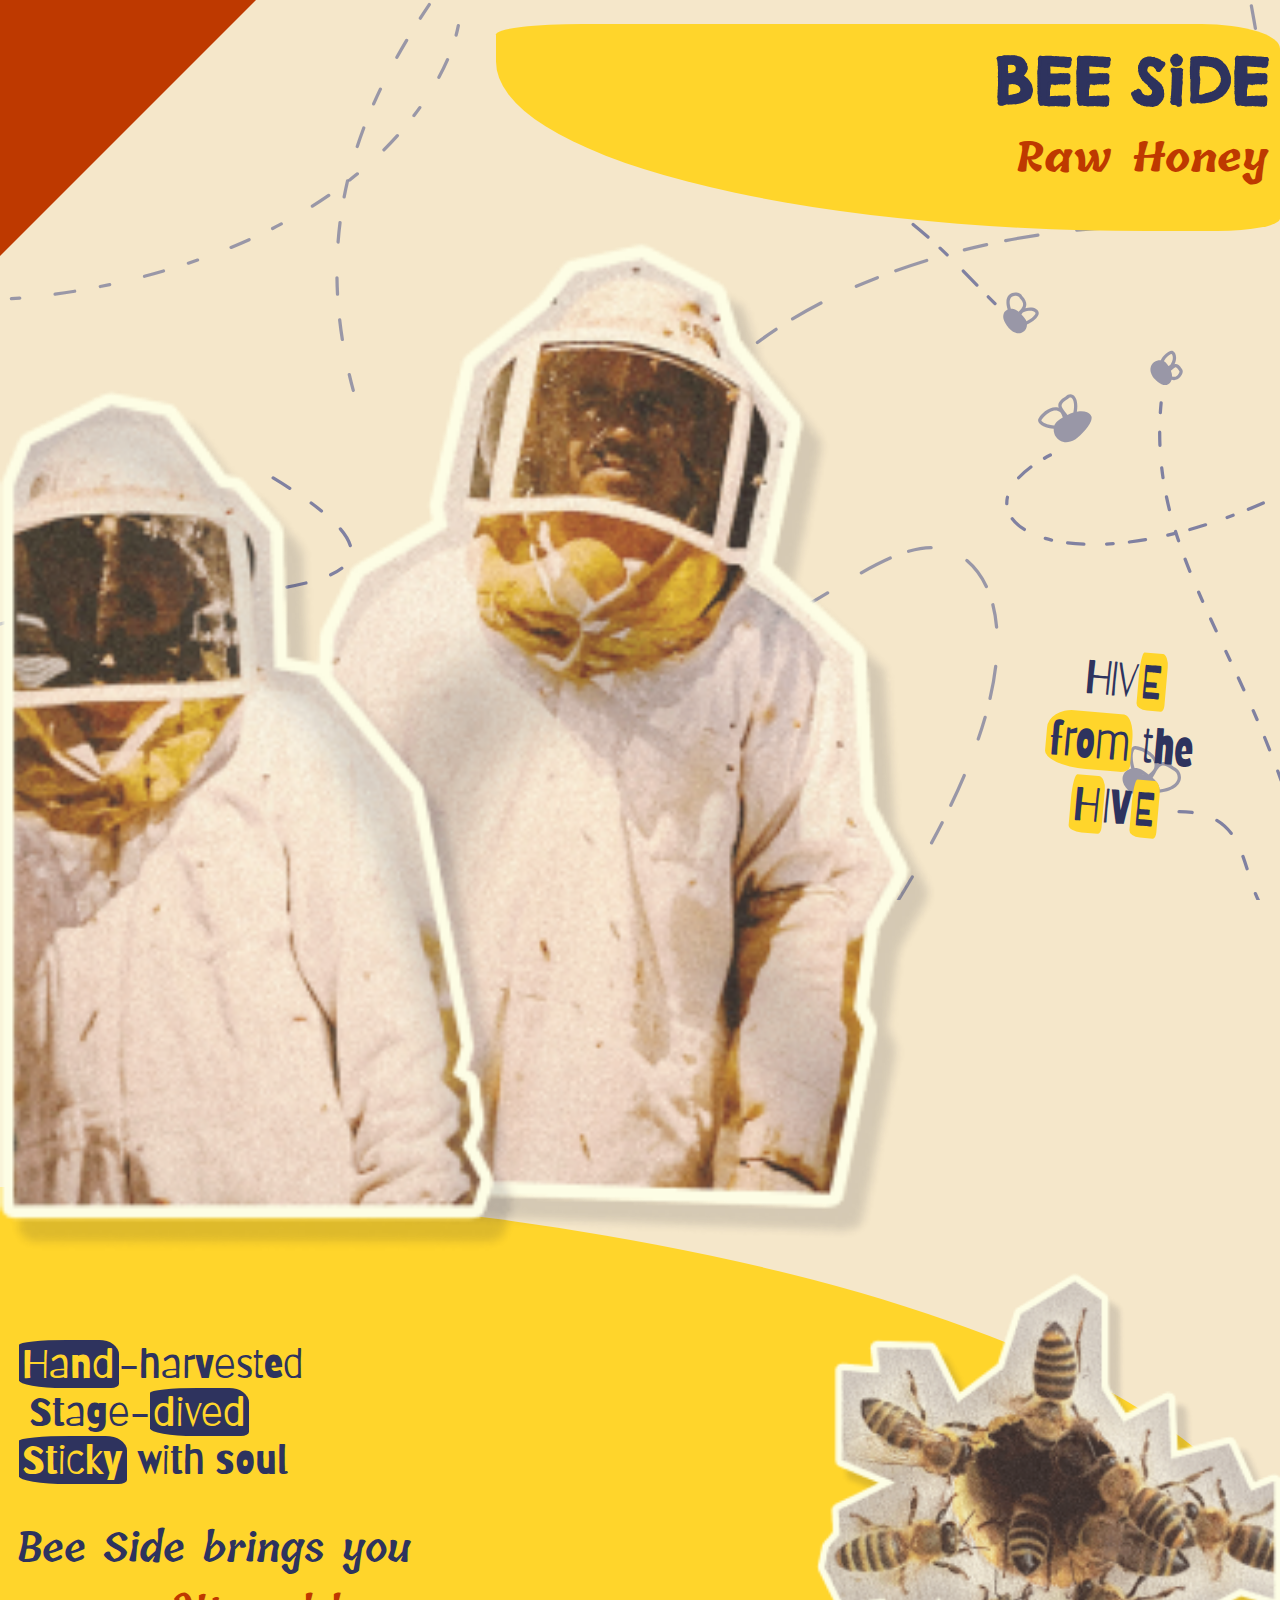
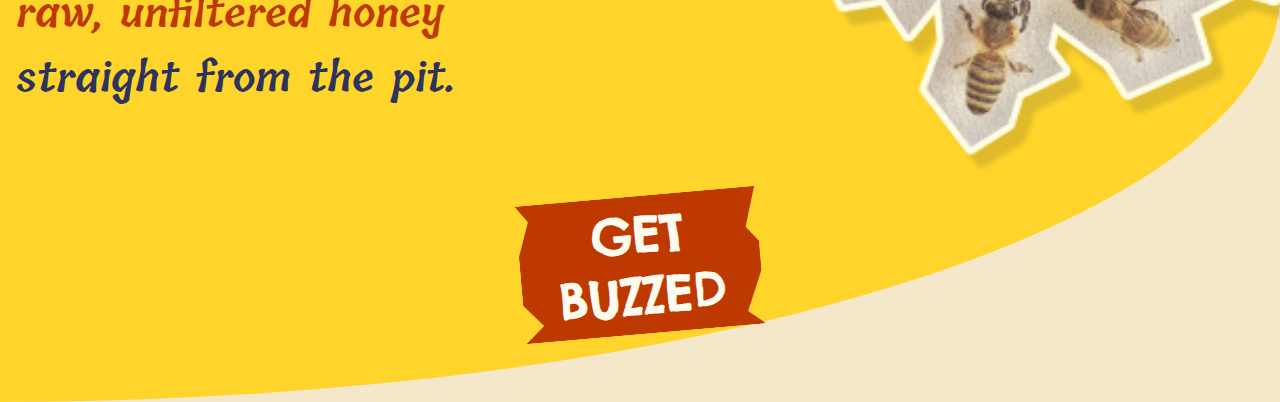
<file: Bee_Side/index-honey.html>
<!DOCTYPE html>
<html lang="en">
<head>
    <meta charset="UTF-8">
    <meta name="viewport" content="width=device-width, initial-scale=1.0">
    <title>Bee Side Honey Company</title>
    <link rel="stylesheet" href="style-honey.css">
    <link rel="preconnect" href="https://fonts.googleapis.com">
    <link rel="preconnect" href="https://fonts.gstatic.com" crossorigin>
    <link
        href="https://fonts.googleapis.com/css2?family=Barriecito&family=Chelsea+Market&family=Tillana:wght@400;500;600;700;800&display=swap"
        rel="stylesheet">
</head>
<body>
    <div class="doodles">
        <img src="./Assets/SVG/OMGdoodles.svg" alt="Bee doodles">
    </div>
    <header class="header">
        <nav class="nav">
            <a href="#">BTN</a>
        </nav>
        <div class="logo">
            <h1>BEE SiDE</h1>
            <h2>Raw Honey</h2>
        </div>
    </header>
    <main class="main">
        <section class="sec-hero">
            <figure class="hero">
                <img src="./Assets/beekeepers.png" alt="Two Beekeepers in suits">
            </figure>
            <div class="live">
                <h2>
                    <span class="dash">H</span>IV<span class="fill">E</span>
                </h2>
                <h3>
                    <span class="fill">from</span> the
                </h3>
                <h2>
                    <span class="fill">H</span>IV<span class="fill">E</span>
                </h2>
            </div>
        </section>
        <section class="sec-label">
            <article class="label">
                <div class="txt-container">
                    <div class="tags">
                        <h2>
                            <span class="fill">Hand</span>-harvested
                        </h2>
                        <h2>
                            Stage-<span class="fill">dived</Stage-span>
                        </h2>
                        <h2>
                            <span class="fill">Sticky</span> with soul
                        </h2>
                    </div>
                    <div class="script">
                        <h2>Bee Side brings you</h2>
                        <span class="accent">
                            <h2>raw, unfiltered honey</h2>
                        </span>
                        <h2>straight from the pit.</h2>
                    </div>
                </div>
                <figure class="beehole">
                    <img src="./Assets/beehole 1.png" alt="Bees gathering in a honeycomb hole">
                </figure>
            </article>
            <div class="cta">
                <a href="#" class="cta-btn">
                    <p>GET</p>
                    <p>BUZZED</p>
                </a>
            </div>
        </section>
    <main class="main">
</body>
</html>
</file>
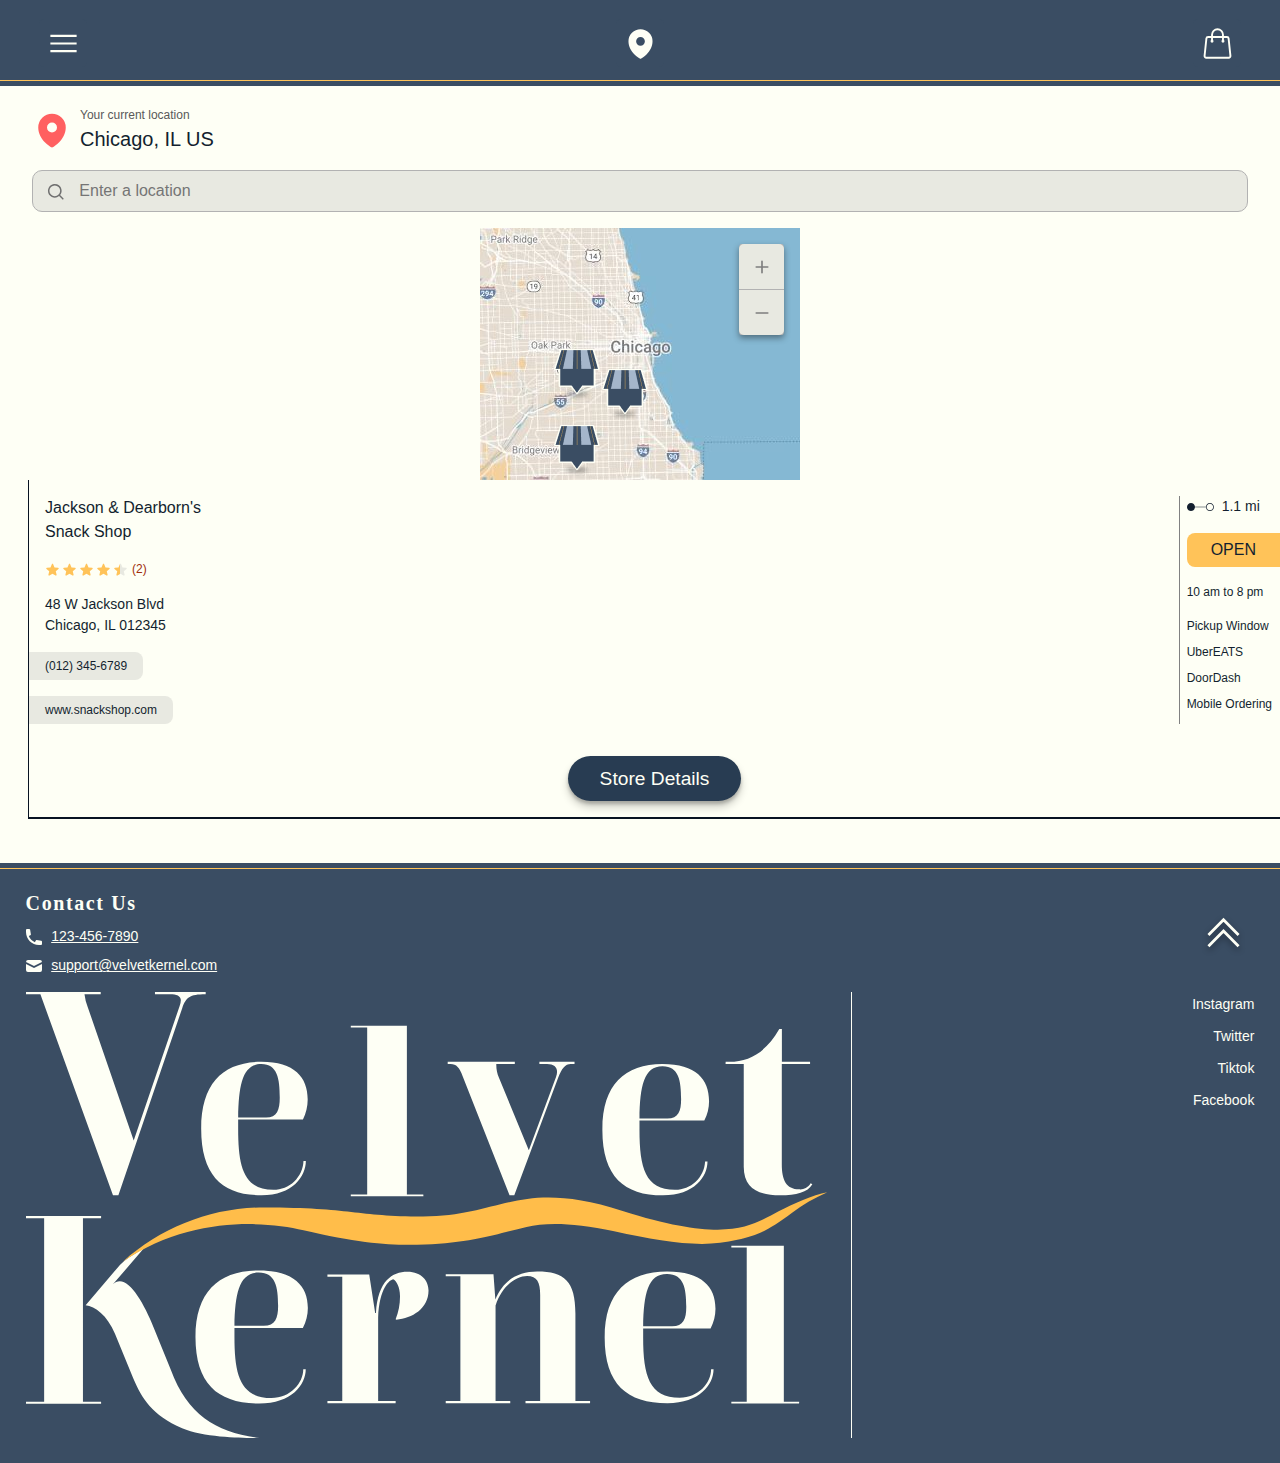
<file: Velvet_Kernel/store-locator.html>
<!DOCTYPE html>
<html lang="en">
<head>
    <meta charset="UTF-8">
    <meta name="viewport" content="width=device-width, initial-scale=1.0">
    <title>Store Locator</title>
    <link rel="stylesheet" href="./CSS/style-kernel.css">
    <link href="https://api.fontshare.com/v2/css?f[]=boska@700,900&f[]=switzer@300,301,400,401,500&display=swap" rel="stylesheet">
    <script src="./JS/components.js" defer></script>
    <script src="./JS/store-locator.js" defer></script>
</head>
<body>
    <header>
        <nav class="navbar">
            <button class="left-menu-btn" aria-label="Open menu left overlay window">
                <svg width="35" height="35" class="three-bars-menu">
                    <use href="./Assets/icons.svg#three-bars-menu"/>
                </svg>
            </button>
            <button>
                <a href="velvet-kernel.html" class="store-icon" aria-label="Go back to homepage">
                    <svg width="35" height="35" class="nav-fill-pin">
                        <use href="./Assets/icons.svg#fill-map-pin"/>
                    </svg>
                </a>
            </button>
            <button class="right-bag-btn" aria-label="Open shopping bag right overlay window">
                <svg width="35" height="35" class="shopping-bag-icon">
                    <use href="./Assets/icons.svg#stroke-shopping-bag"/>
                </svg>
            </button>
        </nav>
    </header>
    <div class="store-locator-window">
        <div class="current-location-container">
            <svg class="red-map-pin" width="40" height="40" aria-hidden="true">
                <use href="./Assets/icons.svg#fill-map-pin"/>
            </svg>              
            <div class="current-location-wrapper">
                <p>Your current location</p>
                <h1 class="current-location">Chicago, IL US</h1>
            </div>
        </div>
        <div class="location-search-container">
            <div class="location-searchbox">
                <svg xmlns="http://www.w3.org/2000/svg" viewBox="0 0 20 20" fill="currentColor" class="magnifying-icon" width="20" height="20" aria-hidden="true">
                    <path fill-rule="evenodd" d="M9 3.5a5.5 5.5 0 1 0 0 11 5.5 5.5 0 0 0 0-11ZM2 9a7 7 0 1 1 12.452 4.391l3.328 3.329a.75.75 0 1 1-1.06 1.06l-3.329-3.328A7 7 0 0 1 2 9Z" clip-rule="evenodd" />
                </svg>        
                <input id="inputLocation" class="input-location" type="text" aria-label="Enter a location" placeholder=" Enter a location">
            </div>
            <!-- location searchbox extension -->
            <div class="searchbox-extension">
                <button class="locate-me" aria-label="Use your current location">
                    <svg xmlns="http://www.w3.org/2000/svg" width="20" height="20" viewBox="0 0 24 24" fill="none" stroke="currentColor"
                        stroke-width="1.5" stroke-linecap="square" stroke-linejoin="square">
                        <line x1="2" x2="5" y1="12" y2="12" />
                        <line x1="19" x2="22" y1="12" y2="12" />
                        <line x1="12" x2="12" y1="2" y2="5" />
                        <line x1="12" x2="12" y1="19" y2="22" />
                        <circle cx="12" cy="12" r="7" />
                        <circle cx="12" cy="12" r="3"/>
                    </svg>
                    Use my location
                </button>
                <ul class="suggested-locations" aria-label="List of suggested locations">
                    <li>
                        <svg class="grayed-out-pin" width="18" height="18">
                            <use href="./Assets/icons.svg#fill-map-pin" />
                        </svg>
                        <p>Grand Ave, Chicago, IL US</p>
                    </li>
                    <li>
                        <svg class="grayed-out-pin" width="18" height="18">
                            <use href="./Assets/icons.svg#fill-map-pin" />  
                        </svg>
                        <p>Jackson Blvd, Chicago, IL US</p>
                    </li>
                    <li>
                        <svg class="grayed-out-pin" width="18" height="18">
                            <use href="./Assets/icons.svg#fill-map-pin" />
                        </svg>
                        <p>Michigan Ave, Chicago, IL US</p>
                    </li>
                </ul>
            </div>
        </div>
    </div>
    <!-- This map is a mock UI. Replace with Maps API in production. -->
    <section class="store-map-container">
        <div class="map-wrapper">
            <img src="./Assets/Compressed/store-locator/cropped-map.jpg" class="store-map" alt="Map of store locations">
            <!-- Snack Shop Card -->
            <div class="store-pin-wrapper" data-store="snackShop" data-pin-default="snackShop" style="top: 56%; left: 38%;">
                <button class="store-pin" aria-label="Open Jackson Dearborn's Snack Shop details card">
                    <img src="./Assets/Compressed/store-locator/store-pin.png" alt="">
                </button>
            </div>
            <div class="card-null-point" style="top:8%; left:14%">
                <div class="store-details-card hidden" data-card="snackShop" data-store="snackShop" aria-label="Snack Shop details in cards">
                    <div class="store-card-grid">
                        <div class="store-card-name">
                            <h3>
                                <span>Jackson &</span>
                                <span>Dearborn's</span>
                                <span>Snack Shop</span>
                            </h3>
                            <p>Authorized Retailer</p>
                        </div>
                        <div class="card-distance-marker">
                            <svg width="27" height="8" class="distance-marker-icon"
                                aria-label="Distance from location to Jackson & Dearborn's Snack Shop">
                                <use href="./Assets/icons.svg#distance-marker" />
                            </svg>
                            <p>1.1 mi</p>
                        </div>
                        <button class="x-mark-container" aria-label="Close store details card"
                        data-store="snackShop">
                            <svg width="16" height="16" class="x-mark-icon">
                                <use href="./Assets/icons.svg#x-mark" />
                            </svg>
                        </button>
                        <div class="image-slice-container">
                            <img src="./Assets/Compressed/store-locator/snackshop-cropped.png" alt="Jackson Dearborn's Snack Shop">
                            <a href="#" class="store-directions-bttn" aria-label="Directions to Jackson & Dearborn's Snack Shop">
                                <svg width="26" height="26">
                                    <use href="./Assets/icons.svg#turn-up-right-arrow" />
                                </svg>
                                <p>Directions</p>
                            </a>
                        </div>
                    </div>
                </div>
            </div>
            <div class="store-pin-wrapper clicked hidden" data-pin-clicked="snackShop" style="top: 56%; left: 38%;" aria-hidden="true">
                    <img src="./Assets/Compressed/store-locator/store-pin-clicked.png" alt="">
            </div>
            <div class="zoom-bttns">
                <button class="zoom-in" aria-label="Zoom in view of the store map">
                    <svg width="22" height="22">
                        <use href="./Assets/icons.svg#zoom-in"/>
                    </svg>
                </button>
                <button class="zoom-out" aria-label="Zoom out view of the store map">
                    <svg width="22" height="22">
                        <use href="./Assets/icons.svg#zoom-out"/>
                    </svg>
                </button>
            </div>
            <!-- Mall Store Card -->
            <div class="store-pin-wrapper" data-pin-default="mallStore" data-store="mallStore" style="top: 78%; left: 23%;">
                <button class="store-pin" aria-label="Open Velvet Kernel - Water Tower Place store details card">
                    <img src="./Assets/Compressed/store-locator/store-pin.png" alt="">
                </button>
            </div>
            <div class="card-null-point" style="top:30%; left:0%">
                <div class="store-details-card hidden" data-card="mallStore" data-store="mallStore" aria-label="Mall Store details in cards">
                    <div class="store-card-grid">
                        <div class="store-card-name">
                            <h3>
                                <span>Velvet Kernel -</span>
                                <span>Water Tower Place</span>
                            </h3>
                            <p>Mall Location</p>
                        </div>
                        <div class="card-distance-marker">
                            <svg width="27" height="8" class="distance-marker-icon"
                                aria-label="Distance from location to Jackson & Dearborn's Snack Shop">
                                <use href="./Assets/icons.svg#distance-marker" />
                            </svg>
                            <p>1.4 mi</p>
                        </div>
                        <button class="x-mark-container" data-store="mallStore" aria-label="Close store details card">
                            <svg width="16" height="16" class="x-mark-icon">
                                <use href="./Assets/icons.svg#x-mark" />
                            </svg>
                        </button>
                        <div class="image-slice-container">
                            <img src="./Assets/Compressed/store-locator/mallstore-cropped.png" alt="Velvet Kernel - Water Tower Place">
                            <a href="#" class="store-directions-bttn" aria-label="Directions to Velvet Kernel - Water Tower Place store">
                                <svg width="26" height="26">
                                    <use href="./Assets/icons.svg#turn-up-right-arrow" />
                                </svg>
                                <p>Directions</p>
                            </a>
                        </div>
                    </div>
                </div>
            </div>
            <div class="store-pin-wrapper clicked hidden" data-pin-clicked="mallStore" style="top: 78%; left: 23%;" aria-hidden="true">
                    <img src="./Assets/Compressed/store-locator/store-pin-clicked.png" alt="">
            </div>
            <!-- Navy Pier Card -->
            <div class="store-pin-wrapper" data-pin-default="navyPier" data-store="navyPier" style="top: 48%; left: 23%;">
                <button class="store-pin" aria-label="Open O'Hare Store -
                Navy Pier & Dock details card">
                    <img src="./Assets/Compressed/store-locator/store-pin.png" alt="">
                </button>
            </div>
            <div class="card-null-point" style="top:0%; left:0%">
                <div class="store-details-card hidden" data-card="navyPier" data-store="navyPier" aria-label="O'Hare Store details in cards">
                    <div class="store-card-grid">
                        <div class="store-card-name">
                            <h3>
                                <span>O'Hare Store -</span>
                                <span>Navy Pier & Dock</span>
                            </h3>
                            <p>Authorized Retailer</p>
                        </div>
                        <div class="card-distance-marker">
                            <svg width="27" height="8" class="distance-marker-icon"
                                aria-label="Distance from location to Jackson & Dearborn's Snack Shop">
                                <use href="./Assets/icons.svg#distance-marker" />
                            </svg>
                            <p>1.4 mi</p>
                        </div>
                        <button class="x-mark-container" data-store="navyPier" aria-label="Close store details card">
                            <svg width="16" height="16" class="x-mark-icon">
                                <use href="./Assets/icons.svg#x-mark" />
                            </svg>
                        </button>
                        <div class="image-slice-container">
                            <img src="./Assets/Compressed/store-locator/navypier-cropped.png" alt="O'Hare Store - Navy Pier & Dock">
                            <a href="#" class="store-directions-bttn" aria-label="Directions to O'Hare Store - Navy Pier & Dock">
                                <svg width="26" height="26">
                                    <use href="./Assets/icons.svg#turn-up-right-arrow" />
                                </svg>
                                <p>Directions</p>
                            </a>
                        </div>
                    </div>
                </div>
            </div>
            <div class="store-pin-wrapper clicked hidden" data-pin-clicked="navyPier" style="top: 48%; left: 23%;" aria-hidden="true">
                    <img src="./Assets/Compressed/store-locator/store-pin-clicked.png" alt="">
            </div>
    </section>
    <!-- Store's further details block-->
    <section class="store-details-container">
        <ul class="store-details-block" aria-label="Store's further details in block">
            <!-- Snack Shop block -->
            <li class="store-specific-block" data-block="snackShop">
                <div class="left-block">
                    <h2>
                        <span>Jackson & Dearborn's</span>
                        <span>Snack Shop</span>
                    </h2>
                    <ul class="store-ratings" aria-label="Store ratings">
                        <li>
                            <svg width="15" height="15" class="star-icon">
                                <use href="./Assets/icons.svg#star-icon"/>
                            </svg>                       
                        </li>
                        <li>
                            <svg width="15" height="15" class="star-icon">
                                <use href="./Assets/icons.svg#star-icon"/>
                            </svg>                       
                        </li>
                        <li>
                            <svg width="15" height="15" class="star-icon">
                                <use href="./Assets/icons.svg#star-icon"/>
                            </svg>                       
                        </li>
                        <li>
                            <svg width="15" height="15" class="star-icon">
                                <use href="./Assets/icons.svg#star-icon"/>
                            </svg>                       
                        </li>
                        <li class="half-star">
                            <svg width="15" height="15" viewBox="0 0 20 20" class="star-icon" xmlns="http://www.w3.org/2000/svg">
                                <defs>
                                    <linearGradient id="half-fill" x1="0" x2="1" y1="0" y2="0">
                                    <stop offset="50%" stop-color="#FFC359" />
                                    <stop offset="50%" stop-color="#E8E9E1" />
                                    </linearGradient>
                                </defs>
                                <path fill="url(#half-fill)" fill-rule="evenodd"
                                    d="M10.868 2.884c-.321-.772-1.415-.772-1.736 0l-1.83 4.401-4.753.381c-.833.067-1.171 1.107-.536 1.651l3.62 3.102-1.106 4.637c-.194.813.691 1.456 1.405 1.02L10 15.591l4.069 2.485c.713.436 1.598-.207 1.404-1.02l-1.106-4.637 3.62-3.102c.635-.544.297-1.584-.536-1.65l-4.752-.382-1.831-4.401Z"
                                    clip-rule="evenodd" />
                            </svg>                      
                        </li>
                        <li>(<span class="total ratings">2</span>)</li>
                    </ul>
                    <h3 class="store-address">
                        <span>48 W Jackson Blvd</span>
                        <span>Chicago, IL 012345</span>
                    </h3>
                    <div class="store-phone">
                        <p>(012) 345-6789</p>
                    </div>
                    <div class="store-website">
                        <p>www.snackshop.com</p>
                    </div>
                </div>
                <div class="right-block">
                    <div class="block-distance-marker" aria-label="Distance from location to store">
                        <svg width="27" height="8" class="distance-marker-icon"
                        aria-label="Distance from location to Jackson & Dearborn's Snack Shop">
                        <use href="./Assets/icons.svg#distance-marker" />
                        </svg>
                        <p>1.1 mi</p>
                    </div>
                    <div class="store-status">
                        <h3>OPEN</h3>
                    </div>
                    <p class="store-hours">
                        10 am to 8 pm
                    </p>
                    <ul class="ways-to-order">
                        <li>Pickup Window</li>
                        <li>UberEATS</li>
                        <li>DoorDash</li>
                        <li>Mobile Ordering</li>
                    </ul>
                </div>
            </li>
            <!-- Mall Store block -->
            <li class="store-specific-block hidden" data-block="mallStore">
                <div class="left-block">
                    <h2>
                        <span>Velvet Kernel -</span>
                        <span>Water Tower Place</span>
                    </h2>
                    <ul class="store-ratings" aria-label="Store ratings">
                        <li>
                            <svg width="15" height="15" class="star-icon">
                                <use href="./Assets/icons.svg#star-icon"/>
                            </svg>                       
                        </li>
                        <li>
                            <svg width="15" height="15" class="star-icon">
                                <use href="./Assets/icons.svg#star-icon"/>
                            </svg>                       
                        </li>
                        <li>
                            <svg width="15" height="15" class="star-icon">
                                <use href="./Assets/icons.svg#star-icon"/>
                            </svg>                       
                        </li>
                        <li>
                            <svg width="15" height="15" class="star-icon">
                                <use href="./Assets/icons.svg#star-icon"/>
                            </svg>                       
                        </li>
                        <li class="empty-star">
                            <svg width="15" height="15" viewBox="0 0 20 20" class="star-icon" xmlns="http://www.w3.org/2000/svg"
                            style="color: #E8E9E1;">
                                <use href="./Assets/icons.svg#star-icon"/>
                            </svg>                      
                        </li>
                        <li>(<span class="total ratings">5</span>)</li>
                    </ul>
                    <h3 class="store-address">
                        <span>772 Michigan Ave</span>
                        <span>Chicago, IL 01234</span>
                    </h3>
                    <div class="store-phone">
                        <p>(123) 456-7890</p>
                    </div>
                    <div class="store-website">
                        <p>www.mallstore.com</p>
                    </div>
                </div>
                <div class="right-block">
                    <div class="block-distance-marker" aria-label="Distance from location to store">
                        <svg width="27" height="8" class="distance-marker-icon"
                        aria-label="Distance from location to Jackson & Dearborn's Snack Shop">
                        <use href="./Assets/icons.svg#distance-marker" />
                        </svg>
                        <p>1.4 mi</p>
                    </div>
                    <div class="store-status">
                        <h3>OPEN</h3>
                    </div>
                    <p class="store-hours">
                        10 am to 6 pm
                    </p>
                    <ul class="ways-to-order">
                        <li>Pickup Window</li>
                        <li>Mall Location</li>
                        <li>UberEATS</li>
                        <li>Mobile Ordering</li>
                    </ul>
                </div>
            </li>
            <!-- Navy Pier block -->
            <li class="store-specific-block hidden" data-block="navyPier">
                <div class="left-block">
                    <h2>
                        <span>O'Hare Store -</span>
                        <span>Navy Pier & Dock</span>
                    </h2>
                    <ul class="store-ratings" aria-label="Store ratings">
                        <li>
                            <svg width="15" height="15" class="star-icon">
                                <use href="./Assets/icons.svg#star-icon"/>
                            </svg>                       
                        </li>
                        <li>
                            <svg width="15" height="15" class="star-icon">
                                <use href="./Assets/icons.svg#star-icon"/>
                            </svg>                       
                        </li>
                        <li>
                            <svg width="15" height="15" class="star-icon">
                                <use href="./Assets/icons.svg#star-icon"/>
                            </svg>                       
                        </li>
                        <li>
                            <svg width="15" height="15" class="star-icon">
                                <use href="./Assets/icons.svg#star-icon"/>
                            </svg>                       
                        </li>
                        <li>
                            <svg width="15" height="15" class="star-icon" style="color: #FFC359">
                                <use href="./Assets/icons.svg#star-icon"/>
                            </svg>                       
                        </li>
                        <li>(<span class="total ratings">3</span>)</li>
                    </ul>
                    <h3 class="store-address">
                        <span>800 E Grand Ave</span>
                        <span>Chicago, IL 12345</span>
                    </h3>
                    <div class="store-phone">
                        <p>(321) 654-0987</p>
                    </div>
                    <div class="store-website">
                        <p>www.pieranddock.com</p>
                    </div>
                </div>
                <div class="right-block">
                    <div class="block-distance-marker" aria-label="Distance from location to store">
                        <svg width="27" height="8" class="distance-marker-icon"
                        aria-label="Distance from location to Jackson & Dearborn's Snack Shop">
                        <use href="./Assets/icons.svg#distance-marker" />
                        </svg>
                        <p>1.9 mi</p>
                    </div>
                    <div class="store-status">
                        <h3>OPEN</h3>
                    </div>
                    <p class="store-hours">
                        10 am to 8 pm
                    </p>
                    <ul class="ways-to-order">
                        <li>Pickup Window</li>
                        <li>Drive-Thru</li>
                        <li>Parking Lot</li>
                        <li>Mobile Ordering</li>
                    </ul>
                </div>
            </li>
        </ul>
        <div class="store-details-bttn">
            <button id="storeDetails" class="store-details" aria-label="Launch store specific webpage">Store Details</button>
        </div>
    </section>
    <footer class="footer">
        <div class="contact-us">
            <h2>Contact Us</h2>
            <p>
                <span><img src="./Assets/Compressed/SVG/footer-icons/phone-icon-light.svg" alt=""></span>
                123-456-7890
            </p>
            <p>
                <span>
                    <img src="./Assets/Compressed/SVG/footer-icons/mail-icon-light.svg" alt="">
                </span>
                support@velvetkernel.com
            </p>
        </div>
        <button aria-label="Scroll to the top" class="double-chevron-btn">
            <svg width="45" height="45">
                <use href="./Assets/icons.svg#dbl-chevron-up"/>
            </svg>
        </button>
        <div class="lightLogo" aria-hidden="true">
            <img src="./Assets/Compressed/SVG/lightLogo.svg" alt="">
        </div>
        <div class="socials-container">
            <ul class="socials" aria-label="Social Media Links">
                <li><a href="#">Instagram</a></li>
                <li><a href="#">Twitter</a></li>
                <li><a href="#">Tiktok</a></li>
                <li><a href="#">Facebook</a></li>
            </ul>
        </div>
    </footer>
    <!-- left nav window overlay -->
    <div class="left-overlay-wrapper is-closed">
        <aside class="left-overlay-window">
           <div class="left-overlay-bar">
               <button class="x-icon-container"aria-label="Close overlay window">
                   <svg width="35" height="35" class="aside-x-bttn">
                    <use href="./Assets/icons.svg#x-mark"/>
                   </svg>
               </button>
           </div>
           <ul class="overlay-menu-btns">
               <li>
                   <a href="#">Why Velvet Kernel?</a>
                   <button aria-label="Go to Explore Flavors page" class="overlay-btn-right">
                       <svg width="45" height="45">
                        <use href="./Assets/icons.svg#chevron-right"></use>
                       </svg>
                    </button>
               </li>
               <li>
                   <a href="#">The Pop Process</a>
                   <button aria-label="Go to Process page" class="overlay-btn-right">
                       <svg width="45" height="45">
                        <use href="./Assets/icons.svg#chevron-right"></use>
                       </svg>
                   </button>
               </li>
               <li>
                   <a href="#">Store Locator</a>
                   <button aria-label="Go to Store Locator" class="overlay-btn-right">
                       <svg width="45" height="45">
                        <use href="./Assets/icons.svg#chevron-right"></use>
                       </svg>
                   </button>
               </li>
           </ul>
           <button class="left-overlay-btn" aria-label="Go to Product page">Shop Now</button>
           <div class="left-overlay-contacts">
               <div class="contact-info">
                   <p>123-456-7890</p>
                   <p>support@velvetkernel.com</p>
               </div>
               <img src="./Assets/Compressed/left-overlay/bowl-footer.png" aria-hidden="true" aria-label="left window overlay close button" alt="">
           </div>
        </aside>
    </div>
</body>
</html>
</file>
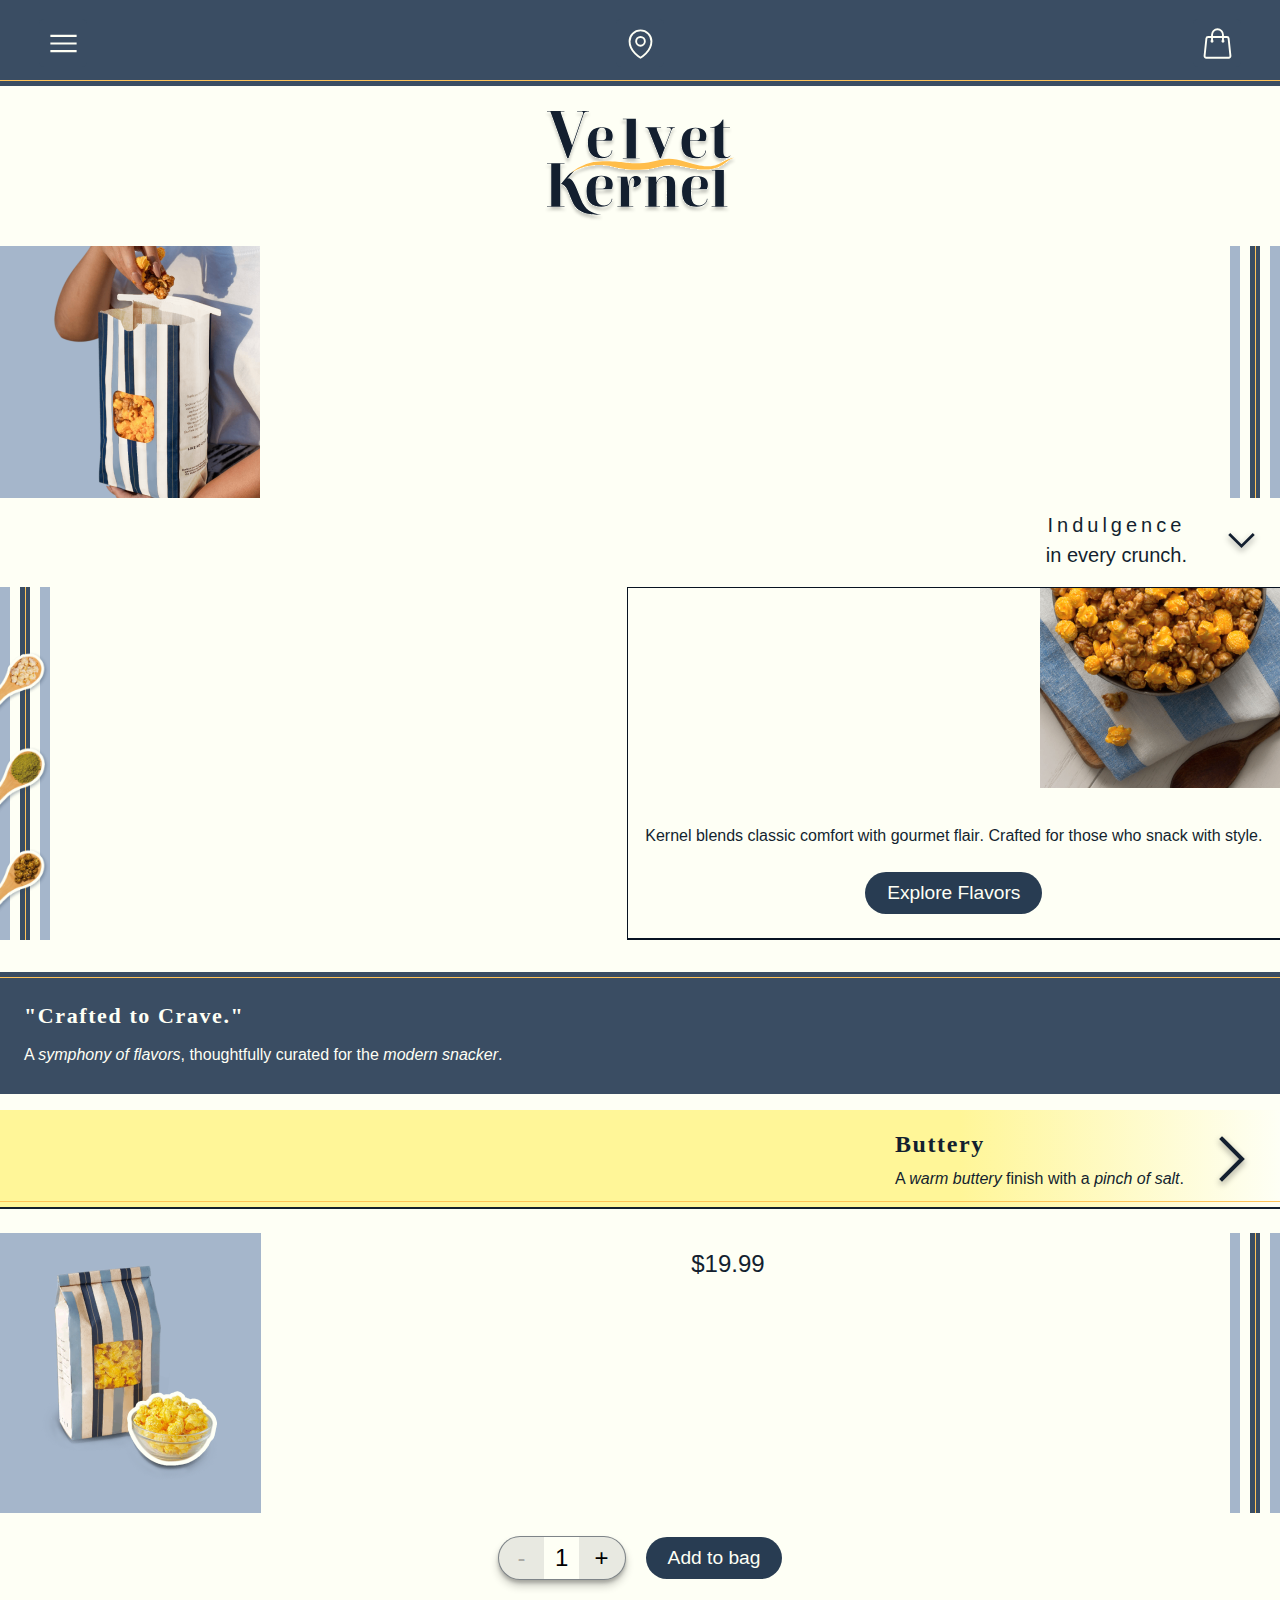
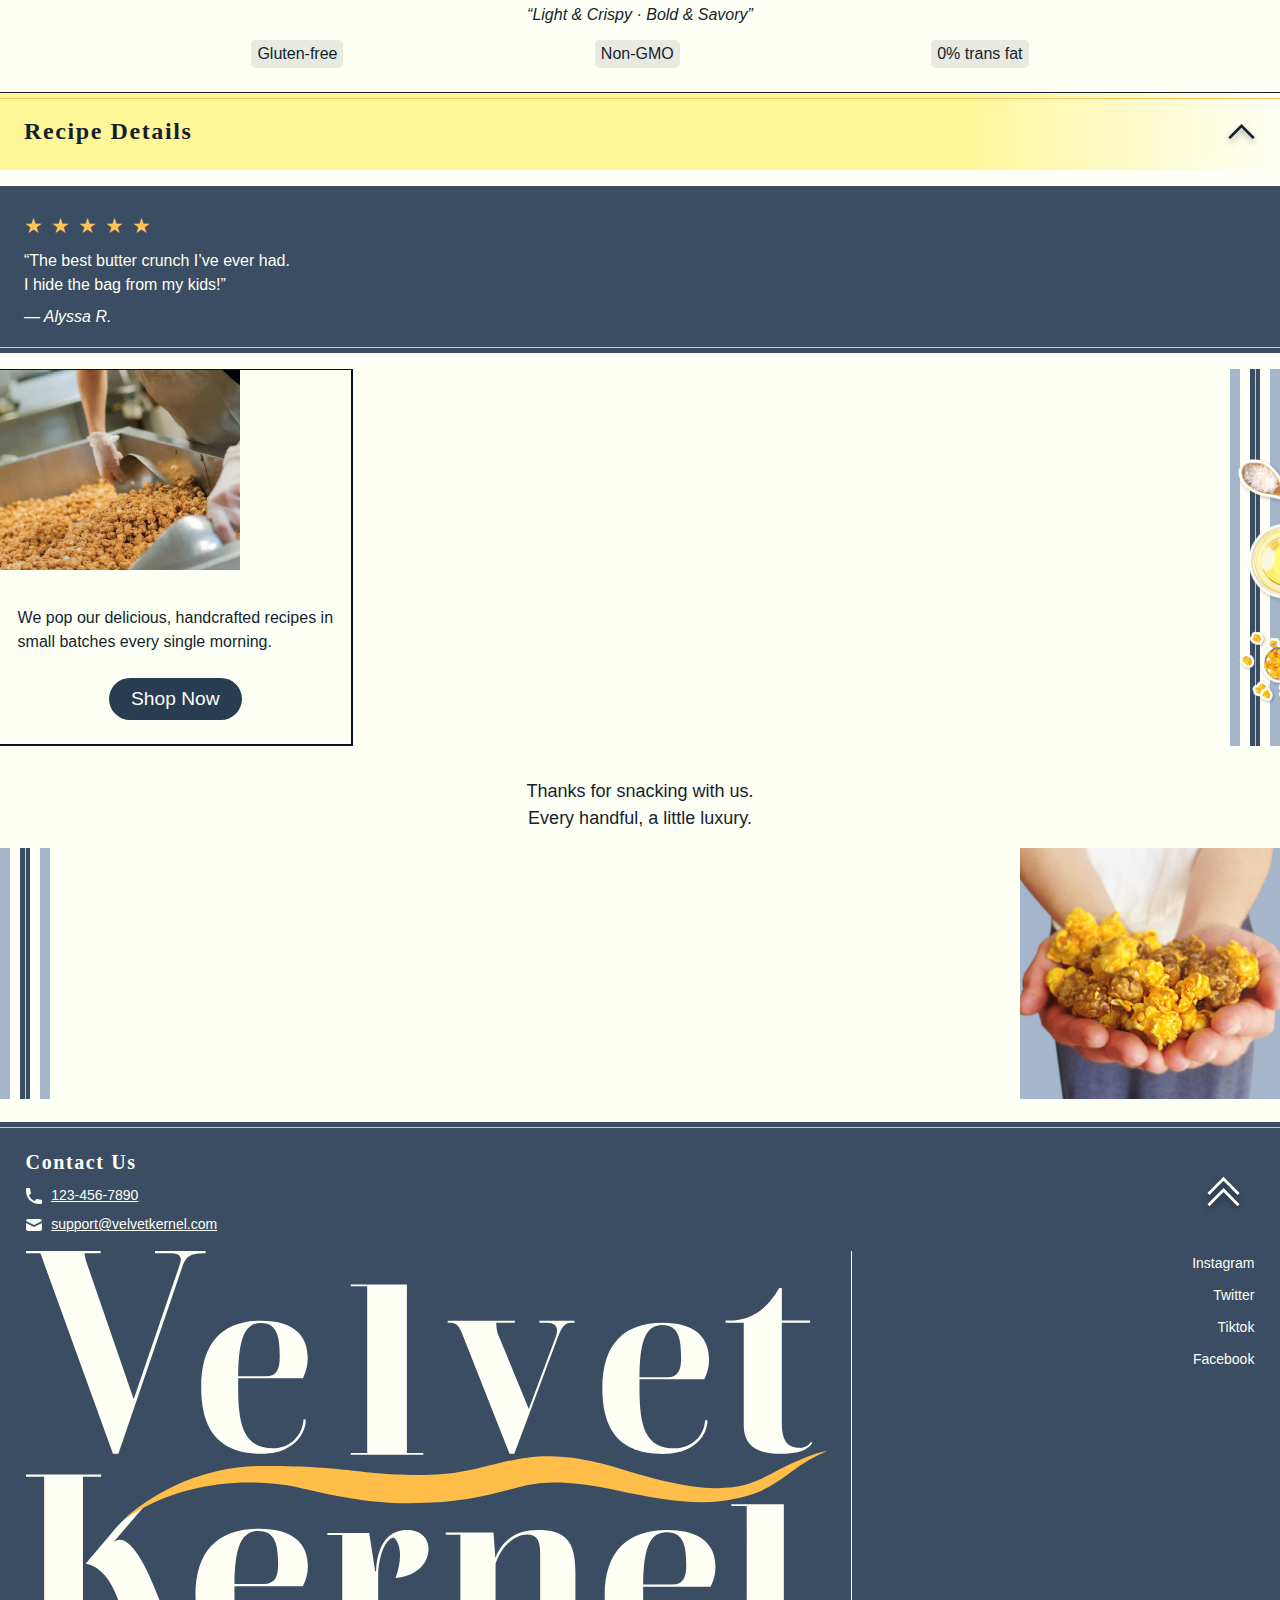
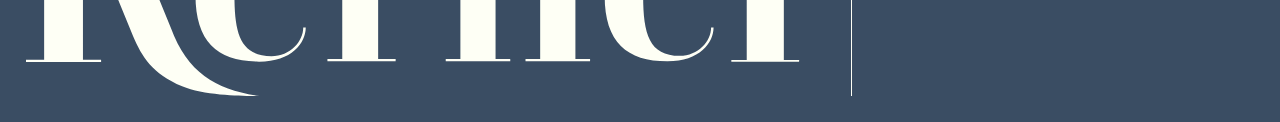
<file: Velvet_Kernel/velvet-kernel.html>
<!DOCTYPE html>
<html lang="en">

<head>
    <meta charset="UTF-8">
    <meta name="viewport" content="width=device-width, initial-scale=1.0">
    <title>Velvet Kernel</title>
    <link rel="stylesheet" href="./CSS/style-kernel.css">
    <link href="https://api.fontshare.com/v2/css?f[]=boska@700,900&f[]=switzer@300,301,400,401,500&display=swap" rel="stylesheet">
    <script src="./JS/components.js" defer></script>
    <script src="./JS/script-main.js" defer></script>
</head>
<body>
    <header>
        <nav class="navbar">
            <button class="left-menu-btn" aria-label="Open menu left overlay window">
                <svg width="35" height="35" class="three-bars-menu">
                    <use href="./Assets/icons.svg#three-bars-menu" />
                </svg>
            </button>
            <button>
                <a href="store-locator.html" class="store-icon" aria-label="Go to store locator">
                    <svg width="35" height="35" class="nav-stroke-pin">
                        <use href="Assets/icons.svg#stroke-map-pin" />
                    </svg>
                </a>
            </button>
            <button class="right-bag-btn" aria-label="Open shopping bag right overlay window">
                <svg width="35" height="35" class="shopping-bag-icon">
                    <use href="Assets/icons.svg#stroke-shopping-bag" />
                </svg>
            </button>
        </nav>
        <div class="hero-wrapper">
            <h1 class="logo1">
                <img src="Assets/Compressed/SVG/Logo-shadow.svg" alt="Velvet Kernel Logo">
            </h1>
            <div class="hero-img">
                <img src="Assets/Compressed/header-hero.png" alt="person snacking on velvet kernel popcorn">
                <div class="brand-bars">
                    <div class="bar"></div>
                    <div class="bar"></div>
                    <div class="bar"></div>
                </div>
            </div>
        </div>
        <div class="header-msg">
            <div class="headerPitch">
                <p>Indulgence</p>
                <p>in every crunch.</p>
            </div>
            <button aria-label="Scroll down" class="chevron-btn">
                <svg width="45" height="45" viewBox="0 0 24 24" fill="none"
                     xmlns="http://www.w3.org/2000/svg">
                  <path d="M6 9L12 15L18 9" stroke="currentColor" stroke-width="1.5"
                    stroke-linecap="square" stroke-linejoin="square"/>
                </svg>
            </button>              
        </div>
    </header>
    <section class="section-1">
        <div class="s2-main">
            <aside class="asideBar" aria-hidden="true">
                <div class="brand-bars2">
                    <div class="bar"></div>
                    <div class="bar"></div>
                    <div class="bar"></div>
                </div>
                <ul class="aside-spoons">
                    <li><img src="Assets/Compressed/aside/plain.png" alt=""></li>
                    <li><img src="Assets/Compressed/aside/matcha.png" alt=""></li>
                    <li><img src="Assets/Compressed/aside/caramel.png" alt=""></li>
                </ul>
            </aside>
            <div class="s1-article">
                <figure class="s1-img">
                    <img src="Assets/Compressed/section-1/hero.png" alt="a bowl of popcorns">
                    <figcaption>
                        <p>Kernel blends 
                            <span class="strong">classic comfort</span> with 
                            <span class="strong">gourmet flair</span>.
                        Crafted for those who snack with style.</p>
                    </figcaption>
                </figure>
                <button class="explore-flavors" id="ctaBttn" aria-label="Go to product page">Explore Flavors</button>
            </div>
        </div>
        <div class="s2-msg">
            <h2>"Crafted to Crave."</h2>
            <p>A 
                <span class="italics">symphony of flavors</span>, 
                thoughtfully curated for the 
                <span class="italics">modern snacker</span>.</p>
        </div>
    </section>
    <main class="main-shop">
        <div class="flavor">
            <div class="flavor-info">
                <h2>Buttery</h2>
                <p>
                    A <span class="italics">warm buttery</span>  finish with
                    a <span class="italics">pinch of salt</span>.
                </p>
            </div>
            <button aria-label="slide to right carousel" class="chevron-btn-right">
                <svg width="45" height="45">
                    <use href="./Assets/icons.svg#chevron-right"></use>
                </svg>                  
            </button>
        </div>
        <div class="product">
            <img src="Assets/Compressed/main/product-bowl.png" alt="Velvet Kernel Buttery Popcorn">
            <div class="price">
                <p>$19.99</p>
            </div>
            <div class="brand-bars3" aria-hidden="true">
                <div class="bar"></div>
                <div class="bar"></div>
                <div class="bar"></div>
            </div>
        </div>
        <div class="buttons-shop">
            <div class="amount-btn">
                <button class="minus" aria-label="decrease quantity" type="button">-</button>
                <input type="number" value="1" min="1" max="9" id="amount" aria-label="selected quantity">
                <button class="plus" aria-label="increase quantity" type="button">+</button>
            </div>
            <button class="add-to-bag">Add to bag</button>
        </div>
        <div class="product-info">
            <p>“Light & Crispy · Bold & Savory”</p>
            <ul class="tags">
                <li>Gluten-free</li>
                <li>Non-GMO</li>
                <li>0% trans fat</li>
            </ul>
        </div>
        <div class="recipe-details">
            <h2>Recipe Details</h2>
            <button aria-label="Open recipe details window" class="chevron-btn-up">
                <svg width="45" height="45" viewBox="0 0 24 24" fill="none"
                     xmlns="http://www.w3.org/2000/svg">
                  <path d="M6 15L12 9L18 15" stroke="currentColor" stroke-width="1.5"
                    stroke-linecap="square" stroke-linejoin="square"/>
                </svg>
            </button>  
        </div>
    </main>
    <div class="ratingComment">
        <ul class="rating" aria-label="Product Rating">
            <li>★</li>
            <li>★</li>
            <li>★</li>
            <li>★</li>
            <li>★</li>
        </ul>
        <div class="comment">
            <p>“The best butter crunch I’ve ever had.<br/>
                I hide the bag from my kids!”</p>
                <p>— Alyssa R.</p>
            </div>
        </div>
    </div>
    <section class="section-2">
        <div class="s2-article">
            <figure class="s2-img">
                <img src="Assets/Compressed/section-2/hero.png" alt="An employee mixing popcorns">
                <figcaption>
                    <p>
                        We pop our 
                        <span class="strong">delicious, handcrafted</span> recipes in <br/>
                        <span class="strong">small batches</span> every single morning.
                    </p>
                </figcaption>
            </figure>
            <button class="shop-now">Shop Now</button>
        </div>
        <aside class="asideBar2" aria-hidden="true">
            <div class="brand-bars">
                <div class="bar"></div>
                <div class="bar"></div>
                <div class="bar"></div>
            </div>
            <ul class="aside-imgs">
                <li><img src="Assets/Compressed/aside/salt.png" alt=""></li>
                <li><img src="Assets/Compressed/aside/butter_cup.png" alt=""></li>
                <li><img src="Assets/Compressed/aside/pop.png" alt=""></li>
            </ul>
        </aside>
    </section>
    <article class="closing-section">
        <div class="article-msg">
            <p>Thanks for snacking with us.</p>
            <p>Every handful, a little luxury.</p>
        </div>
        <div class="article-img">
            <div class="brand-bars" aria-hidden="true">
                <div class="bar"></div>
                <div class="bar"></div>
                <div class="bar"></div>
            </div>
            <img src="Assets/Compressed/article/hero.png" alt="person offering a handful of popcorns">
        </div>
    </article>
    <footer class="footer">
        <div class="contact-us">
            <h2>Contact Us</h2>
            <p>
                <span><img src="Assets/Compressed/SVG/footer-icons/phone-icon-light.svg" alt=""></span>
                123-456-7890
            </p>
            <p>
                <span>
                    <img src="Assets/Compressed/SVG/footer-icons/mail-icon-light.svg" alt="">
                </span>
                support@velvetkernel.com
            </p>
        </div>
        <button aria-label="Scroll to the top" class="double-chevron-btn">
            <svg width="45" height="45">
                <use href="./Assets/icons.svg#dbl-chevron-up" />
            </svg>
        </button>
        <div class="lightLogo" aria-hidden="true">
            <img src="./Assets/Compressed/SVG/lightLogo.svg" alt="">
        </div>
        <div class="socials-container">
            <ul class="socials" aria-label="Social Media Links">
                <li><a href="#">Instagram</a></li>
                <li><a href="#">Twitter</a></li>
                <li><a href="#">Tiktok</a></li>
                <li><a href="#">Facebook</a></li>
            </ul>
        </div>
    </footer>
    <!-- left nav window overlay -->
    <div class="left-overlay-wrapper is-closed">
        <aside class="left-overlay-window">
            <div class="left-overlay-bar">
                <button class="x-icon-container" aria-label="Close overlay window">
                    <svg width="35" height="35" class="aside-x-bttn">
                        <use href="./Assets/icons.svg#x-mark" />
                    </svg>
                </button>
            </div>
            <ul class="overlay-menu-btns">
                <li>
                    <a href="#">Why Velvet Kernel?</a>
                    <button aria-label="Go to Explore Flavors page" class="overlay-btn-right">
                        <svg width="45" height="45">
                            <use href="./Assets/icons.svg#chevron-right"></use>
                        </svg>
                    </button>
                </li>
                <li>
                    <a href="#">The Pop Process</a>
                    <button aria-label="Go to Process page" class="overlay-btn-right">
                        <svg width="45" height="45">
                            <use href="./Assets/icons.svg#chevron-right"></use>
                        </svg>
                    </button>
                </li>
                <li>
                    <a href="#">Store Locator</a>
                    <button aria-label="Go to Store Locator" class="overlay-btn-right">
                        <svg width="45" height="45">
                            <use href="./Assets/icons.svg#chevron-right"></use>
                        </svg>
                    </button>
                </li>
            </ul>
            <button class="left-overlay-btn" aria-label="Go to Product page">Shop Now</button>
            <div class="left-overlay-contacts">
                <div class="contact-info">
                    <p>123-456-7890</p>
                    <p>support@velvetkernel.com</p>
                </div>
                <img src="./Assets/Compressed/left-overlay/bowl-footer.png" aria-hidden="true"
                    aria-label="left window overlay close button" alt="">
            </div>
        </aside>
    </div>
</body>
</html>
</file>
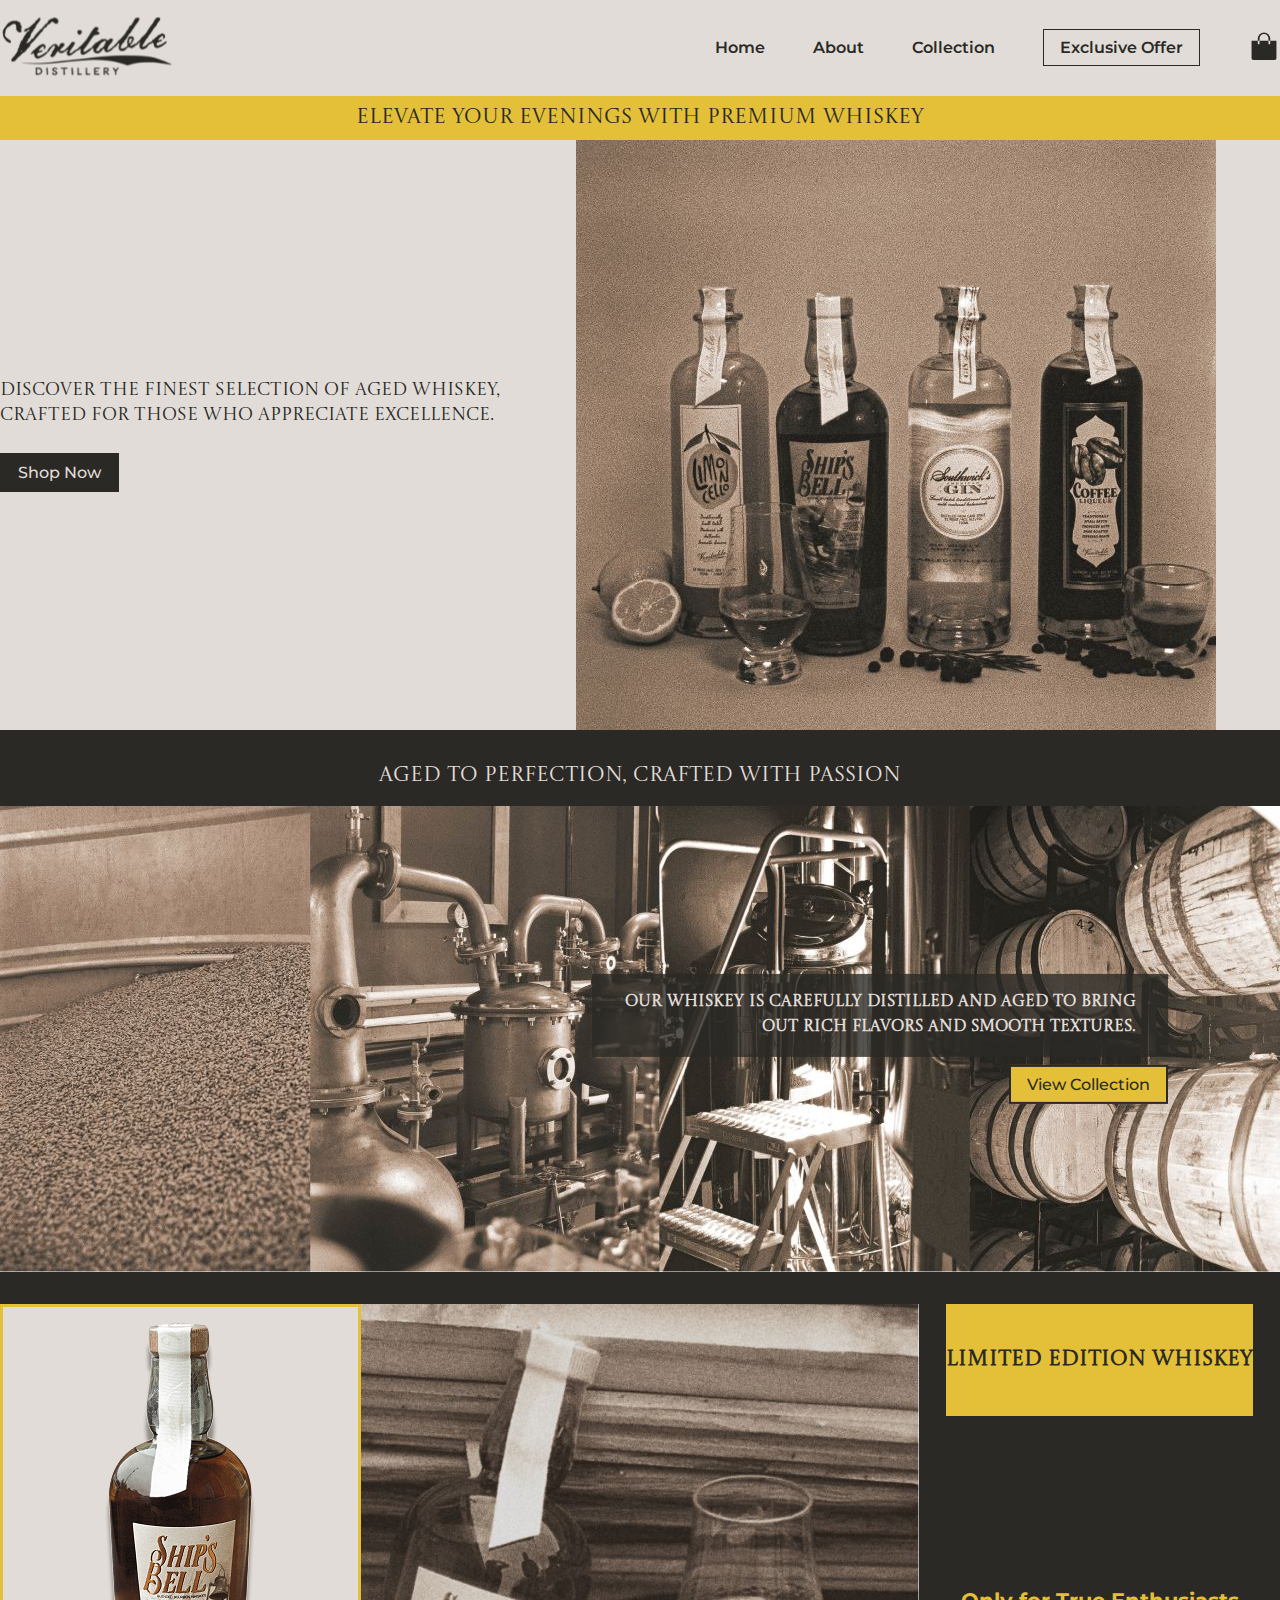
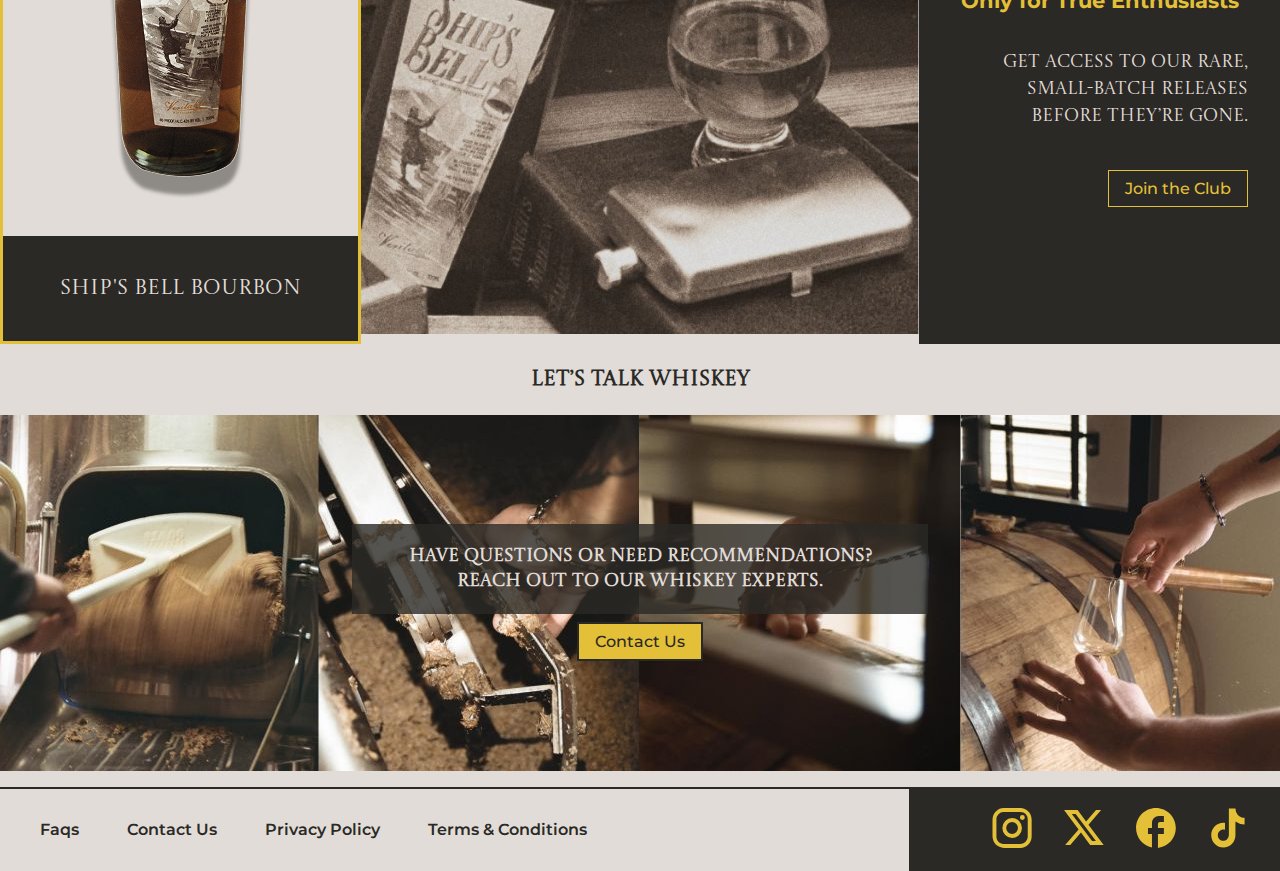
<file: Veritable_Whiskey/index-whiskey.html>
<!DOCTYPE html>
<html lang="en">
<head>
    <meta charset="UTF-8">
    <meta name="viewport" content="width=device-width, initial-scale=1.0">
    <title>Veritable Distillery</title>
    <link rel="stylesheet" href="style-whiskey.css">
    <link rel="preconnect" href="https://fonts.googleapis.com">
    <link rel="preconnect" href="https://fonts.gstatic.com" crossorigin>
    <link
        href="https://fonts.googleapis.com/css2?family=Castoro+Titling&family=Montserrat:ital,wght@0,100..900;1,100..900&display=swap"
        rel="stylesheet">
</head>
<body>
    <header class="header">
            <a href="#"><img src="./Assets/Veritable_logo.svg" alt="Veritable Distillery logo" class="logo"></a>
        <nav class="nav">
            <ul class="nav-list"> 
                <li><a href="#">Home</a></li>
                <li><a href="#">About</a></li>
                <li><a href="#">Collection</a></li>
                <li><a href="#" class="xoffer-btn">Exclusive Offer</a></li>
                <li><a href="#"><img src="./Assets/Shopping_Bag.svg" alt="shopping bag icon"></a></li>
            </ul>
        </nav>
    </header>
    <section class="section1">
        <div class="s1head-container">
            <h1>Elevate your evenings with premium whiskey</h1>
        </div>
        <div class="s1sub-container">
        <div class="s1txt">
            <p>Discover the finest selection of aged whiskey, crafted for those who appreciate excellence.</p>
            <button id="s1button">Shop Now</button>
        </div>
        <div class="s1hero-container">
            <img src="./Assets/s1hero@80.jpg" alt="Veritable Distillery whiskey collection" class="s1hero">
        </div>
        <div class="s1sub-container">
    </section>
    <section class="section2">
        <div class="s2head-container">
            <h2>Aged to Perfection, Crafted with Passion</h2>
        </div>
        <div class="s2bg-container">
            <img src="./Assets/s2bgimg.jpg" alt="whiskey production old process" class="s2bg">
            <div class="s2overlay">
            <p>Our whiskey is carefully distilled and aged to bring out rich flavors and smooth textures.</p>
            <button id="s2button">View Collection</button>
            </div>
        </div>
    </section>
    <section class="section3">
        <div class="hlbottle-container">
            <div class="hlbottle">
                <img src="./Assets/hlbottle.png" alt="Ship's Bell whiskey bottle">
            </div>
            <div class="bottletxt">
                <p>Ship's Bell Bourbon</p>
            </div>
        </div>
            <div class="s3p2">
                <img src="./Assets/s3hero.jpg" alt="Ship's Bell Whiskey bottle with a glass of whiskey and hip flask" class="s3hero">
            </div>
            <div class="s3p3">
                <div class="limitedoffer">
                    <h2>Limited Edition Whiskey</>
                </div>
                <div class="s3p3txt">
                    <h3>Only for True Enthusiasts</h3>
                    <p>Get access to our rare, small-batch releases before they’re gone.</p>
                    <button id="s3button">Join the Club</button>
                </div>
            </div>
    </section>
    <section class="section4">
            <h3>Let’s Talk Whiskey</h3>
            <div class="s4bg-container">
                <img src="./Assets/s4bgimg.jpg" alt="whiskey production new process" class="s4bg">
                <div class="s4overlay">
                <p>Have questions or need recommendations? Reach out to our whiskey experts.</p>
                <button id="s4button">Contact Us</button>
            </div>
        </div>
    </section>
    <footer class="footer">
        <div class="footer-container">
            <ul class="Lfooter">
                <li><a href="#">Faqs</a></li>
                <li><a href="#">Contact Us</a></li>
                <li><a href="#">Privacy Policy</a></li>
                <li><a href="#">Terms & Conditions</a></li>
            </ul>
            <ul class="Rfooter">
                <li><img src="./Assets/icons/IG_icon.svg" alt="Instagram icon"></li>
                <li><img src="./Assets/icons/TwitterX_icon.svg" alt="TwitterX icon"></li>
                <li><img src="./Assets/icons/FB_icon.svg" alt="Facebook icon"></li>
                <li><img src="./Assets/icons/TikTok_icon.svg" alt="TikTok icon"></li>
            </ul>
        </div>
    </footer>
</body>
</html>
</file>
<file: Bee_Side/style-honey.css>
:root {
    --text: #2e335e;
    --primary: #FFD52B;
    --accent: #BE3900;
    --stroke: #FDFBEF;
    --bold: 'Chelsea Market', Sans-serif;
    --wacky: 'Barriecito', Serif;
    --script: 'Tillana', Serif;
}

* {
    box-sizing: border-box;
    margin: 0;
    padding: 0;
    /* outline: dashed 1px var(--accent); */
}

body {
    position:relative;
    background-color: #F5E7CA;
    overflow-x: hidden;
}

.doodles {
    position: absolute;
    inset: 0;
    width: 100vw;
    height: 100vh;
    z-index: 0;
    opacity: 0.8;
    pointer-events: none;
    &>img{
        width: 100%;
        height: 100%;
        object-fit: cover;
    }
}


.header {
    display: flex;
    justify-content: space-between;
    width: 100%;
    &>.logo {
        flex: 3;
        display: flex;
        flex-direction: column;
        justify-content: center;
        align-items: flex-end;
        padding: 1rem 1rem 2.5rem 1.5rem;
        margin: 1.5rem 0 0;
        gap: .3rem;
        position: relative;
        &::before {
            content: "";
            position: absolute;
            inset: 0;
            background-color: var(--primary);
            border-radius: 11% 10% 8% 83% / 5% 12% 6% 82%;
            width: 100%;
            margin: 0 auto;
        }
        &>h1 {
            font-family: 'chelsea Market', sans-serif;
            font-size: clamp(2.2rem, 0.6147rem + 5.2844vw, 4rem);
            color: var(--text);
            display: inline-block;
            transform: scaleX(1.05);
            word-spacing: -0.5rem;
            -webkit-text-stroke: 1px var(--text);
            }
        &>h2 {
            font-family: 'Tillana', serif;
            font-size: clamp(1.4rem, 0.4312rem + 3.2294vw, 2.5rem);
            color: var(--accent);
            text-align: center;
            transform: scaleX(1.03);
            word-spacing: .2rem;
            }
        }
        /* UP LEFT TRIANGLE*/
    &>.nav {
        flex: 2;
        position: relative;
        &::before{
                content: "";
                position: absolute;
                inset: 0;
                width: 0;
                height: 0;
                border-top: clamp(8.2rem, 1.3303rem + 22.8991vw, 16rem) solid var(--accent);
                border-right: clamp(8.2rem, 1.3303rem + 22.8991vw, 16rem) solid transparent;
            }
        }
        
    }


.sec-hero {
    display: flex;
    align-items: center;
    justify-content: center;
    margin: 0 1rem 0 0;
    width: 100%;
    height: auto;
    &>.hero{
        z-index: 1;
        flex: 3;
        &>img {
            width: 100%;
            height: auto;
        }
    }
    &>.live {
        font-family: 'Barriecito', serif; 
        justify-content: center;
        align-items: center;
        display: flex;
        flex-direction: column;
        transform: rotate(5deg) scaleY(1.2);
        flex: 1;
        height: auto;
        gap: .3rem;
        color: var(--text);
        text-align: center;
        &>h2 {
            font-size: clamp(1.8rem, 1.1835rem + 2.055vw, 2.5rem);
            font-weight: 400;
            &>.fill{
                background-color: var(--primary);
                border-radius: 13% 22% 11% 40% / 43% 23% 11% 11%;
                padding: 0 .2rem;
            }
        }
        &>h3 {
            font-size: clamp(1.2rem, 0.2431rem + 3.5229vw, 2.5rem);
            font-weight: 400;
            &>.fill{
                background-color: var(--primary);
                border-radius: 30% 12% 12% 49% / 34% 42% 11% 26%;
                padding: 0 .2rem;
            }
        }
    }
}

.sec-label {
    position: relative;
    &::before {
        content: "";
        position: absolute;
        inset: 0;
        background-color: var(--primary);
        border-radius: 0% 100% 100% 0% / 50% 50% 50% 50%;
        transform: scaleY(1.2);
        z-index: -1;
    }
    &>.label {
        display: flex;
        justify-content: center;
        align-items: center;
        width: 100%;
        &>.beehole {
            flex: 2;
            z-index: 1;
            &>img {
                width: 100%;
                height: auto;
            }
        }
        &>.txt-container {
            display: flex;
            flex-direction: column;
            margin: 2rem 0 2rem 1rem;
            flex: 3;
            gap: 2rem;
            &>.tags {
                font-family: 'Barriecito', serif;
                color: var(--text);
                padding-left: .2rem;
                &>h2 {
                    font-size: clamp(1.3rem, 0.2431rem + 3.5229vw, 2.5rem);
                    font-weight: 400;
                    &:nth-child(2) {
                        padding: 0 0 0 .6rem;
                    }
                    &>.fill {
                        color: var(--primary);
                        background-color: var(--text);
                        border-radius: 48% 20% 8% 45% / 10% 30% 9% 16%;
                        padding: 0 .2rem;
                    }
                }
            }
            &>.script {
                font-family: 'Tillana', serif;
                color: var(--text);
                text-align: left;
                &>.accent {
                    color: var(--accent);
                    &>h2 {
                        font-size: clamp(1rem, -0.3211rem + 4.4037vw, 2.5rem);
                        font-weight: 600;
                    }
                }
                &>h2 {
                    font-size: clamp(1rem, -0.3211rem + 4.4037vw, 2.5rem);
                    font-weight: 600;
                }
            }
        }
    }   
}

.cta {
    display: flex;
    justify-content: center;
    align-items: center;
    &>a {
        text-decoration: none;
        cursor: pointer;
    }
    &>.cta-btn{
        background-color: var(--accent);
        text-align: center;
        padding: .5rem 2.3rem;
        clip-path: polygon(0 37%, 5% 12%, 0 0, 100% 0, 95% 29%, 100% 40%, 100% 61%, 93% 90%, 100% 100%, 0 100%, 8% 88%, 0 72%);
        display: flex;
        flex-direction: column;
        justify-content: center;
        align-items: center;
        transform: rotate(-5deg);
        &>p {
            flex-wrap: wrap;
            font-family: 'Chelsea Market', sans-serif;
            font-size: clamp(1.4rem, -11.4587rem + 42.8624vw, 3rem);
            color: var(--stroke);
            font-weight: 600;
        }
    }
}
</file>
<file: Velvet_Kernel/CSS/style-kernel.css>
*, *::before, *::after {
  box-sizing: border-box;
  margin: 0;
  padding: 0;
}

html {
  background-color: #FEFFF5;
}

body {
  line-height: 1.5;
  overflow-x: hidden;
}

ul > li {
  list-style: none;
}

img,
picture,
video,
canvas,
svg {
  display: block;
  max-width: 100%;
  border: 0;
  height: auto;
}

a {
  text-decoration: none;
}

h1,
h2,
h3,
p,
li {
  color: #131F2F;
}

h3, p, button, input, li {
  font-family: "Switzer", Arial, Helvetica, sans-serif;
}

.hidden {
  display: none !important;
  opacity: 0 !important;
  z-index: -1 !important;
  pointer-events: none !important;
}

@media screen and (min-width: 320px) {
  /* viewPort1 */
  .navbar {
    background-color: #3A4D63;
    position: relative;
    padding: 1.2rem 2.438rem;
    display: flex;
    justify-content: space-between;
    align-items: center;
  }
  .navbar::before {
    content: "";
    background-color: #FFC359;
    position: absolute;
    left: 0;
    right: 0;
    bottom: 5px;
    height: 1px;
    width: 100%;
  }
  .navbar button {
    border-radius: 5px;
    height: 3rem;
    width: 3rem;
    background-color: #3A4D63;
    border-style: none;
    display: flex;
    justify-content: center;
    align-items: center;
    cursor: pointer;
    transition: transform 0.3s ease-out;
  }
  .navbar button:hover {
    background-color: rgba(254, 255, 245, 0.2);
  }
  .navbar button:active {
    background-color: rgba(254, 255, 245, 0.4);
  }
  .three-bars-menu,
  .nav-fill-pin,
  .shopping-bag-icon,
  .nav-stroke-pin {
    color: #FEFFF5;
  }
  h1.logo1 {
    display: flex;
    align-items: center;
    justify-content: center;
    padding: 1.5rem 4.125rem;
  }
  div.hero-img {
    display: grid;
    grid-auto-flow: column;
    justify-content: space-between;
    gap: 10px;
  }
  div.hero-img > img {
    background-color: #A5B6CB;
    padding-left: 3.25rem;
  }
  div.brand-bars {
    display: flex;
    align-items: stretch;
    gap: 10px;
  }
  .brand-bars > .bar {
    width: 10px;
  }
  .brand-bars > .bar:nth-child(odd) {
    background-color: #A5B6CB;
  }
  .brand-bars > .bar:nth-child(2) {
    background-color: #3A4D63;
    position: relative;
  }
  .brand-bars > .bar:nth-child(2)::before {
    content: "";
    background-color: #FFC359;
    position: absolute;
    top: 0;
    bottom: 0;
    right: 4.4px;
    width: 1px;
  }
  .header-msg {
    display: flex;
    justify-content: flex-end;
    align-items: center;
    margin-top: 0.7rem;
  }
  .headerPitch {
    font-size: 20px;
    text-align: center;
  }
  .headerPitch > p:first-child {
    font-weight: 500;
    letter-spacing: 0.25rem;
  }
  .headerPitch > p:last-child {
    font-weight: 300;
  }
  .chevron-btn, .chevron-btn-up {
    background: none;
    border: none;
    cursor: pointer;
    padding: 0.5rem;
    color: #131F2F;
    margin: 0 0.5rem 0 1.5rem;
  }
  .chevron-btn > svg, .chevron-btn-up > svg {
    transition: transform 0.3s ease-out;
    filter: drop-shadow(0 3px 3px rgba(0, 0, 0, 0.4));
  }
  .chevron-btn > svg:hover, .chevron-btn-up > svg:hover {
    transform: translateY(2px);
  }
  .section-1 {
    margin-top: 1rem;
  }
  .s2-main {
    display: grid;
    grid-auto-flow: column;
    justify-content: space-between;
    gap: 10px;
  }
  .asideBar {
    display: grid;
    position: relative;
  }
  div.brand-bars2 {
    display: flex;
    align-items: stretch;
    gap: 10px;
  }
  .brand-bars2 > .bar {
    width: 10px;
  }
  .brand-bars2 > .bar:nth-child(odd) {
    background-color: #A5B6CB;
  }
  .brand-bars2 > .bar:nth-child(2) {
    background-color: #3A4D63;
    position: relative;
  }
  .brand-bars2 > .bar:nth-child(2)::before {
    content: "";
    background-color: #FFC359;
    position: absolute;
    top: 0;
    bottom: 0;
    right: 4.4px;
    width: 1px;
  }
  .aside-spoons {
    position: absolute;
    left: 0;
    right: 0;
    top: 4rem;
    display: flex;
    flex-direction: column;
    gap: 1rem;
    grid-column: 1/2;
    grid-row: 1/2;
  }
  .s1-article {
    display: flex;
    flex-direction: column;
    justify-content: center;
    align-items: center;
    border-left: 1px solid #081322;
    border-bottom: 2px solid #081322;
    border-top: 1px solid #081322;
  }
  .s1-img {
    display: flex;
    flex-direction: column;
    gap: 2.25rem;
    flex-wrap: wrap;
  }
  .s1-img > img {
    align-self: flex-end;
  }
  .s1-img > figcaption {
    padding: 0 1.1rem;
    font-size: 16px;
    font-weight: 300;
  }
  .s1-img > figcaption .strong {
    font-weight: 500;
  }
  .explore-flavors, button.shop-now, .add-to-bag {
    margin: 1.5rem 0;
    background-color: #283C52;
    color: #FEFFF5;
    font-size: 1.2rem;
    font-weight: 500;
    border-style: none;
    padding: 10px 22px;
    border-radius: 30px;
    filter: 0 3px 3.5px rgba(0, 0, 0, 0.2), 0 6px 8px rgba(0, 0, 0, 0.2);
    cursor: pointer;
    transition: background-color 0.3s ease-out;
  }
  .explore-flavors:hover, button.shop-now:hover, .add-to-bag:hover {
    background-color: #3A4D63;
    filter: brightness(1.2) saturate(1.2);
  }
  .explore-flavors:active, button.shop-now:active, .add-to-bag:active {
    background-color: #496D94;
  }
  .s2-msg {
    display: flex;
    flex-direction: column;
    gap: 0.7rem;
    background-color: #3A4D63;
    margin-top: 2rem;
    padding: 1.7rem 1.5rem;
    position: relative;
  }
  .s2-msg > h2 {
    font-family: "Boska", Georgia, "Times New Roman", Times, serif;
    color: #FEFFF5;
    letter-spacing: 0.1rem;
    font-size: 22px;
    font-weight: 700;
  }
  .s2-msg > p {
    color: #FEFFF5;
    font-size: 16px;
    font-weight: 300;
  }
  .s2-msg .italics {
    font-style: italic;
    font-weight: 400;
  }
  .s2-msg::before {
    content: "";
    background-color: #FFC359;
    position: absolute;
    left: 0;
    right: 0;
    top: 5px;
    height: 1px;
    width: 100%;
  }
  main.main-shop {
    margin-top: 1rem;
  }
  div.flavor {
    display: flex;
    justify-content: flex-end;
    margin-bottom: 1.5rem;
    border-bottom: 2px solid #131F2F;
    padding: 1rem 0 1rem 1.5rem;
    background: linear-gradient(90deg, rgb(255, 246, 152) 75%, rgb(254, 255, 245) 100%);
    position: relative;
  }
  div.flavor::before {
    content: "";
    background-color: #FFC359;
    position: absolute;
    left: 0;
    right: 0;
    bottom: 5px;
    height: 1px;
    width: 100%;
  }
  .flavor-info {
    display: flex;
    flex-direction: column;
    gap: 5px;
  }
  .flavor-info > h2 {
    font-family: "Boska", Georgia, "Times New Roman", Times, serif;
    font-size: 24px;
    font-weight: 700;
    letter-spacing: 0.1rem;
  }
  .flavor-info > p {
    font-size: 16px;
    font-weight: 300;
  }
  .flavor-info .italics {
    font-style: italic;
    font-size: 16px;
    font-weight: 400;
  }
  .chevron-btn-right {
    display: flex;
    justify-content: center;
    align-items: center;
    background: none;
    border: none;
    margin: 0 1rem;
    overflow: hidden;
  }
  .chevron-btn-right > svg {
    cursor: pointer;
    color: #131F2F;
    width: 4rem;
    transition: transform 0.3s ease-out;
    filter: drop-shadow(0 3px 3px rgba(0, 0, 0, 0.4));
  }
  .chevron-btn-right > svg:hover {
    transform: translateX(2px);
  }
  div.product {
    display: grid;
    grid-auto-flow: column;
    justify-content: space-between;
    gap: 10px;
    position: relative;
  }
  div.product > img {
    background-color: #A5B6CB;
    padding: 2rem 2.5rem;
  }
  div.product > .price {
    position: absolute;
    left: 54%;
    top: 13px;
    font-size: 24px;
  }
  .brand-bars3 {
    display: flex;
    align-items: stretch;
    gap: 10px;
  }
  .brand-bars3 > .bar {
    width: 10px;
  }
  .brand-bars3 > .bar:nth-child(odd) {
    background-color: #A5B6CB;
  }
  .brand-bars3 > .bar:nth-child(2) {
    background-color: #3A4D63;
    position: relative;
  }
  .brand-bars3 > .bar:nth-child(2)::before {
    content: "";
    background-color: #FFC359;
    position: absolute;
    inset: 0;
    left: 50%;
    width: 1px;
  }
  div.buttons-shop {
    display: flex;
    justify-content: center;
    align-items: center;
    gap: 1.25rem;
  }
  .amount-btn {
    display: flex;
    align-items: center;
    justify-content: center;
    width: 128px;
    height: 44px;
    background-color: #E8E9E1;
    border: 1px solid rgba(19, 31, 47, 0.5);
    border-radius: 30px;
    overflow: hidden;
    box-shadow: 0 3px 3.5px rgba(0, 0, 0, 0.2), 0 6px 8px rgba(0, 0, 0, 0.2);
  }
  .amount-btn button, .amount-btn input {
    border: none;
    background: transparent;
  }
  .minus, .plus {
    display: flex;
    cursor: pointer;
    font-size: 24px;
    font-weight: 500;
    width: 45px;
    height: 45px;
    display: flex;
    align-items: center;
    justify-content: center;
    -webkit-user-select: none;
       -moz-user-select: none;
            user-select: none;
  }
  input::-webkit-outer-spin-button,
  input::-webkit-inner-spin-button {
    -webkit-appearance: none;
    margin: 0;
  }
  input[type=number] {
    width: 2.188rem;
    font-size: 24px;
    align-self: stretch;
    background-color: #FEFFF5;
    text-align: center;
    pointer-events: none;
    -moz-appearance: textfield;
  }
  .product-info > p {
    text-align: center;
    font-style: italic;
    font-size: 16px;
    font-weight: 500;
    padding-bottom: 0.8rem;
  }
  ul.tags {
    display: flex;
    justify-content: space-evenly;
    align-items: center;
    margin-bottom: 1.5rem;
  }
  ul.tags li {
    background-color: #E8E9E1;
    border-radius: 5px;
    padding: 2px 6px;
  }
  div.recipe-details {
    display: flex;
    justify-content: space-between;
    align-items: center;
    border-top: 1px solid #131F2F;
    padding: 0.5rem 0 0.5rem 1.5rem;
    background: linear-gradient(90deg, rgb(255, 246, 152) 75%, rgb(254, 255, 245) 100%);
    position: relative;
  }
  div.recipe-details::before {
    content: "";
    background-color: #FFC359;
    position: absolute;
    left: 0;
    right: 0;
    top: 5px;
    height: 1px;
    width: 100%;
  }
  div.recipe-details > h2 {
    font-family: "Boska", Georgia, "Times New Roman", Times, serif;
    font-size: 24px;
    font-weight: 700;
    letter-spacing: 0.1rem;
  }
  .chevron-btn-up > svg {
    transition: transform 0.3s ease-out;
  }
  .chevron-btn-up > svg:hover {
    transform: translateY(-2px);
  }
  div.ratingComment {
    background-color: #3A4D63;
    padding: 1.5rem;
    position: relative;
    margin: 1rem 0;
  }
  div.ratingComment::before {
    content: "";
    background-color: #FFC359;
    position: absolute;
    bottom: 5px;
    left: 0;
    right: 0;
    height: 1px;
    width: 100%;
  }
  ul.rating {
    display: flex;
    gap: 8px;
    margin-bottom: 0.5rem;
  }
  ul.rating > li {
    color: #FFC359;
    font-size: 1.3rem;
  }
  div.comment {
    display: flex;
    flex-direction: column;
    gap: 0.5rem;
  }
  div.comment p {
    color: #FEFFF5;
  }
  div.comment p:first-child {
    font-weight: 300;
  }
  div.comment p:last-child {
    font-style: italic;
  }
  section.section-2 {
    display: grid;
    grid-auto-flow: column;
    justify-content: space-between;
    gap: 10px;
  }
  div.s2-article {
    display: flex;
    flex-direction: column;
    justify-content: center;
    align-items: center;
    border-right: 2px solid #081322;
    border-top: 1px solid #081322;
    border-bottom: 2px solid #081322;
  }
  figure.s2-img {
    display: flex;
    flex-direction: column;
    flex-wrap: wrap;
    gap: 2.25rem;
  }
  figure.s2-img > img {
    align-self: flex-start;
  }
  .s2-img > figcaption {
    padding: 0 1.1rem;
    font-size: 16px;
    font-weight: 300;
  }
  .s2-img > figcaption .strong {
    font-weight: 500;
  }
  aside.asideBar2 {
    display: grid;
    position: relative;
  }
  ul.aside-imgs {
    position: absolute;
    right: 0;
    left: 0;
    top: 5rem;
  }
  article.closing-section {
    margin-top: 1rem;
  }
  div.article-msg {
    text-align: center;
    font-size: 18px;
    padding: 1rem;
  }
  div.article-msg > p:first-child {
    font-weight: 500;
  }
  div.article-msg > p:last-child {
    font-weight: 300;
  }
  .article-img {
    display: grid;
    grid-auto-flow: column;
    justify-content: space-between;
    gap: 10px;
  }
  .article-img > img {
    background-color: #A5B6CB;
  }
  footer.footer {
    background-color: #3A4D63;
    padding: 1.6rem;
    margin-top: 1.4rem;
    display: grid;
    grid-template-columns: 2fr 1fr;
    grid-template-rows: auto auto;
    gap: 1rem 1.25rem;
    position: relative;
  }
  footer.footer::before {
    content: "";
    background-color: #FFC359;
    position: absolute;
    left: 0;
    right: 0;
    top: 5px;
    height: 1px;
    width: 100%;
  }
  div.contact-us {
    display: flex;
    flex-direction: column;
    gap: 0.5rem;
    grid-row: 1/2;
    grid-column: 1/3;
    max-width: 75%;
  }
  div.contact-us > h2 {
    font-family: "Boska", Georgia, "Times New Roman", Times, serif;
    color: #FEFFF5;
    letter-spacing: 0.1rem;
    font-size: 20px;
    font-weight: 700;
  }
  div.contact-us p {
    color: #FEFFF5;
    font-size: 14px;
    font-weight: 300;
    display: flex;
    flex-wrap: wrap;
    align-items: center;
    gap: 0.6rem;
    -webkit-text-decoration: underline 1px solid;
            text-decoration: underline 1px solid;
    cursor: pointer;
  }
  div.contact-us p span {
    flex: 0 0 auto;
  }
  button.double-chevron-btn {
    background: none;
    border: none;
    cursor: pointer;
    padding: 0.5rem;
    color: #FEFFF5;
    justify-self: end;
    align-self: center;
    grid-column: 2/3;
    grid-row: 1/2;
    transition: transform 0.3s ease-out;
  }
  button.double-chevron-btn:hover {
    transform: translateY(-2px);
  }
  button.double-chevron-btn svg {
    filter: drop-shadow(0 3px 3px rgba(0, 0, 0, 0.4));
  }
  .lightLogo {
    grid-column: 1/2;
    grid-row: 2/3;
    align-self: center;
  }
  .lightLogo > img {
    width: 100%;
    height: auto;
  }
  .socials-container {
    grid-column: 2/3;
    grid-row: 2/3;
    padding-left: 0.5rem;
    position: relative;
  }
  .socials-container::before {
    content: "";
    background-color: #FEFFF5;
    position: absolute;
    top: 0;
    bottom: 0;
    left: 0px;
    width: 1px;
  }
  ul.socials {
    display: flex;
    flex-direction: column;
    align-items: flex-end;
    justify-content: flex-end;
    gap: 0.5rem;
  }
  ul.socials a {
    color: #FEFFF5;
    font-size: 14px;
    font-weight: 300;
  }
  .left-overlay-wrapper {
    position: fixed;
    inset: 0;
    background-color: rgba(254, 255, 245, 0.5);
    -webkit-backdrop-filter: blur(1px);
            backdrop-filter: blur(1px);
    display: flex;
    align-items: stretch;
    z-index: 3;
    transition: opacity 300ms ease-out;
    opacity: 1;
    pointer-events: auto;
  }
  .left-overlay-wrapper.is-closed {
    opacity: 0;
    pointer-events: none;
  }
  .left-overlay-wrapper.is-closed .left-overlay-window {
    transform: translateX(-100%);
  }
  aside.left-overlay-window {
    background-color: #FEFFF5;
    display: grid;
    grid-auto-flow: row;
    width: -moz-fit-content;
    width: fit-content;
    height: 100vh;
    transform: translateX(-100%);
    transform: translateX(-100%);
    transition: transform 300ms ease-out;
  }
  .left-overlay-wrapper:not(.is-closed) .left-overlay-window {
    transform: translateX(0%);
  }
  .left-overlay-bar {
    display: flex;
    align-items: center;
    background-color: #3A4D63;
    position: relative;
    padding: 1.05rem 1.5rem;
    max-height: 5.4rem;
  }
  .left-overlay-bar::before {
    content: "";
    background-color: #FFC359;
    position: absolute;
    left: 0;
    right: 0;
    bottom: 5px;
    height: 1px;
    width: 100%;
  }
  .x-icon-container {
    border-radius: 5px;
    height: 3rem;
    width: 3rem;
    display: flex;
    justify-content: center;
    align-items: center;
    background-color: #3A4D63;
    border-style: none;
    cursor: pointer;
    transition: transform 0.3s ease-out;
  }
  .x-icon-container:hover {
    background-color: rgba(254, 255, 245, 0.2);
  }
  .x-icon-container:active {
    background-color: rgba(254, 255, 245, 0.4);
  }
  .aside-x-bttn {
    color: #FEFFF5;
  }
  .overlay-menu-btns {
    display: flex;
    flex-direction: column;
    gap: 1rem;
    margin-top: 1rem;
  }
  .overlay-menu-btns > li {
    background-color: #E8E9E1;
    display: flex;
    justify-content: space-between;
    align-items: center;
    padding: 0.3rem 0 0.3rem 1.5rem;
    border-bottom: 2px solid #131F2F;
  }
  .overlay-menu-btns a {
    font-size: 1.1rem;
    font-weight: 400;
    color: #131F2F;
  }
  .overlay-btn-right {
    background: none;
    border: none;
    cursor: pointer;
    margin-right: 0.3rem;
  }
  .overlay-btn-right svg {
    color: #131F2F;
    filter: drop-shadow(0 3px 3px rgba(0, 0, 0, 0.4));
    transition: transform 0.3s ease-out;
  }
  .overlay-btn-right svg:hover {
    transform: translateX(2px);
  }
  .left-overlay-btn, button.store-details {
    margin: auto;
    background-color: #283C52;
    color: #FEFFF5;
    font-size: 1.2rem;
    font-weight: 500;
    border-style: none;
    padding: 0.7rem 2rem;
    border-radius: 30px;
    box-shadow: 0 3px 3.5px rgba(0, 0, 0, 0.2), 0 6px 8px rgba(0, 0, 0, 0.2);
    cursor: pointer;
    transition: background-color 0.3s ease-out;
    z-index: 1;
  }
  .left-overlay-btn:hover, button.store-details:hover {
    background-color: #3A4D63;
    filter: brightness(1.2) saturate(1.2);
  }
  .left-overlay-btn:active, button.store-details:active {
    background-color: #496D94;
  }
  .left-overlay-contacts {
    display: flex;
    flex-direction: column;
    justify-content: flex-end;
    position: relative;
  }
  .contact-info {
    position: absolute;
    top: 10%;
    left: 0;
    display: flex;
    flex-direction: column;
    gap: 0.5rem;
    margin-left: 1.5rem;
  }
  .contact-info > p {
    display: flex;
    gap: 0.6rem;
    align-items: center;
    color: #131F2F;
    font-size: 14px;
    font-weight: 300;
    -webkit-text-decoration: underline 1px solid;
            text-decoration: underline 1px solid;
    cursor: pointer;
  }
  .store-locator-window {
    padding: 1.25rem 2rem 1rem 2rem;
  }
  .current-location-container {
    display: flex;
    margin-bottom: 1rem;
    align-items: center;
    gap: 0.5rem;
  }
  .red-map-pin {
    color: #FF6060;
  }
  .current-location-wrapper {
    display: flex;
    flex-direction: column;
  }
  .current-location-wrapper > p {
    font-size: 0.75rem;
    color: #595959;
    font-weight: 300;
  }
  .current-location-wrapper > h1 {
    font-size: 1.25rem;
    font-family: "Switzer", Arial, Helvetica, sans-serif;
    font-weight: 500;
  }
  .location-search-container {
    display: flex;
    flex-direction: column;
    background-color: #E8E9E1;
    border: 1px solid #B2B2B2;
    border-radius: 10px;
  }
  .location-searchbox {
    display: flex;
    height: 2.5rem;
    align-items: center;
    padding: 0.6rem 0.8rem;
    gap: 0.6rem;
  }
  .magnifying-icon {
    color: #707070;
  }
  .input-location {
    border-style: none;
    background-color: #E8E9E1;
    font-size: 1rem;
    padding: 0.1rem 0;
    border-radius: 6px;
    width: 100%;
  }
  .input-location:focus {
    outline: none;
    background-color: #D2D2D2;
  }
  .searchbox-extension {
    display: none;
    flex-direction: column;
    align-items: flex-start;
    padding: 0.5rem 0.8rem 0.5rem 0;
    position: relative;
  }
  .searchbox-extension::before {
    content: "";
    position: absolute;
    top: 0;
    left: 0;
    width: 100%;
    height: 1px;
    background-color: #c7c7c7;
  }
  .searchbox-extension.is-open {
    display: flex;
  }
  button.locate-me {
    background-color: transparent;
    display: flex;
    gap: 0.6rem;
    border-radius: 8px;
    justify-content: center;
    align-items: center;
    align-self: center;
    margin-bottom: 8px;
    border-style: none;
    padding: 0.5rem 1rem;
    font-size: 14px;
    color: #131F2F;
    cursor: pointer;
    transition: background-color 0.3s ease-out;
  }
  button.locate-me > svg {
    color: #707070;
  }
  button.locate-me:hover {
    background-color: #D2D2D2;
  }
  ul.suggested-locations {
    width: 100%;
  }
  .suggested-locations li {
    display: flex;
    color: #707070;
    gap: 0.6rem;
    padding: 0.4rem 0.6rem;
    border-radius: 0% 8px 8px 0%/0% 8px 8px 0%;
    cursor: pointer;
    transition: background-color 0.3s ease-out;
  }
  .suggested-locations li > p {
    font-size: 14px;
  }
  .suggested-locations li:hover {
    background-color: #D2D2D2;
  }
  .map-wrapper {
    position: relative;
    aspect-ratio: 80/63;
    width: 100%;
    max-width: 320px;
    margin: 0 auto;
  }
  .store-map {
    -o-object-fit: cover;
       object-fit: cover;
    width: 100%;
  }
  button.store-pin {
    background-color: transparent;
    border-style: none;
  }
  button.store-pin:first-of-type {
    cursor: pointer;
  }
  button.store-pin:first-of-type img:hover {
    filter: brightness(1.2) saturate(1.2);
    transition: filter 0.3s ease-out;
  }
  .store-pin-wrapper {
    display: flex;
    position: absolute;
  }
  .store-pin-wrapper.clicked {
    z-index: 2;
  }
  .card-null-point {
    position: absolute;
  }
  .store-details-card {
    position: relative;
    z-index: 1;
  }
  .store-card-grid {
    display: grid;
    grid-template-columns: 1.5fr 1fr;
    grid-template-rows: auto auto;
    width: 12rem;
    height: 9rem;
    padding-left: 1rem;
    border-radius: 10px;
    background-color: #FEFFF5;
    box-shadow: 0 3px 3.5px rgba(0, 0, 0, 0.2), 0 6px 8px rgba(0, 0, 0, 0.2);
  }
  .store-card-name {
    grid-column: 1/2;
    grid-row: 1/2;
    margin-top: 1rem;
  }
  .store-card-name > h3 {
    font-size: 12px;
    font-weight: 400;
    display: flex;
    flex-direction: column;
    margin-bottom: 6px;
  }
  .store-card-name > p {
    font-size: 10px;
    font-weight: 300;
    color: #595959;
  }
  .card-distance-marker {
    grid-column: 1/2;
    grid-row: 2/3;
    place-self: end start;
    margin-bottom: 1rem;
    color: #595959;
  }
  .card-distance-marker > p {
    font-size: 10px;
    font-weight: 300;
    padding-top: 3px;
  }
  button.x-mark-container {
    grid-column: 2/3;
    grid-row: 1/2;
    display: flex;
    justify-content: center;
    align-items: center;
    place-self: start end;
    background-color: transparent;
    border-style: none;
    cursor: pointer;
    color: #7E7E7E;
    height: 2.8rem;
    width: 2.8rem;
    border-radius: 0 10px 0 0/0 10px 0 0;
  }
  button.x-mark-container:hover {
    color: #595959;
  }
  .image-slice-container {
    grid-column: 1/3;
    grid-row: 1/3;
    position: relative;
    place-self: end;
    overflow: hidden;
    border-radius: 0 0 10px 0/0 0 10px 0;
  }
  .store-directions-bttn {
    position: absolute;
    width: 50px;
    height: 50px;
    background-color: rgba(254, 255, 245, 0.2);
    color: #FEFFF5;
    bottom: 1rem;
    right: 1rem;
    display: flex;
    flex-direction: column;
    justify-content: center;
    align-items: center;
    border-radius: 5px;
    -webkit-backdrop-filter: blur(2.5px);
            backdrop-filter: blur(2.5px);
  }
  .store-directions-bttn > p {
    font-size: 10px;
    color: #FEFFF5;
    font-weight: 400;
  }
  .store-directions-bttn:hover {
    filter: brightness(1.2) saturate(1.2);
    transition: filter 0.3s ease-out;
  }
  .zoom-bttns {
    display: flex;
    flex-direction: column;
    gap: 1px;
    background-color: #B2B2B2;
    width: 2.8rem;
    border-radius: 5% 5% 5% 5%/5% 5% 5% 5%;
    filter: drop-shadow(0 3px 3px rgba(0, 0, 0, 0.4));
    position: absolute;
    top: 1rem;
    right: 1rem;
  }
  .zoom-in,
  .zoom-out {
    border-style: none;
    cursor: pointer;
    width: 2.8rem;
    height: 2.8rem;
    display: flex;
    justify-content: center;
    align-items: center;
    background-color: #E8E9E1;
    transition: background-color 0.3s ease-out;
  }
  .zoom-in svg,
  .zoom-out svg {
    color: #7E7E7E;
    transition: color 0.3s ease-out;
  }
  .zoom-in:hover,
  .zoom-out:hover {
    background-color: #d5d6cf;
  }
  .zoom-in:hover svg,
  .zoom-out:hover svg {
    color: #595959;
  }
  .zoom-in {
    border-radius: 5px 5px 0% 0%/5px 5px 0% 0%;
  }
  .zoom-out {
    border-radius: 0% 0% 5px 5px/0% 0% 5px 5px;
  }
  section.store-details-container {
    border-left: 1px solid #081322;
    border-bottom: 2px solid #081322;
    margin: 0 0 2.75rem 1.75rem;
    display: flow-root;
  }
  li.store-specific-block {
    display: flex;
    justify-content: space-between;
    margin: 1rem 0 2rem 0;
  }
  .left-block {
    display: flex;
    flex-direction: column;
    gap: 1rem;
  }
  .left-block > h2 {
    display: flex;
    flex-direction: column;
    font-size: 1rem;
    font-weight: 500;
  }
  .left-block > :not(.store-phone):not(.store-website) {
    margin-left: 1rem;
  }
  ul.store-ratings {
    display: flex;
    align-items: center;
    gap: 2px;
  }
  ul.store-ratings li:nth-child(-n+4) svg {
    color: #FFC359;
  }
  ul.store-ratings li:last-child {
    font-size: 12px;
    color: #A02D0D;
    margin-left: 2px;
  }
  h3.store-address {
    font-size: 14px;
    display: flex;
    flex-direction: column;
    font-weight: 400;
  }
  .store-phone,
  .store-website {
    font-size: 12px;
    font-weight: 300;
    background-color: #E8E9E1;
    padding: 5px 1rem;
    margin-right: auto;
    border-radius: 0% 8px 8px 0%/0% 8px 8px 0%;
  }
  .right-block {
    display: flex;
    flex-direction: column;
    gap: 1rem;
    position: relative;
  }
  .right-block > :not(.store-status) {
    padding: 0 0.5rem;
  }
  .right-block > :not(h3) {
    font-weight: 300;
  }
  .right-block::before {
    content: "";
    background-color: #818181;
    position: absolute;
    top: 0;
    left: 0;
    bottom: 0;
    width: 1px;
  }
  .block-distance-marker {
    display: flex;
    align-items: center;
    gap: 8px;
  }
  .block-distance-marker > p {
    font-size: 14px;
  }
  .store-status {
    padding: 5px 1rem;
    margin-left: 0.5rem;
    background-color: #FFC359;
    border-radius: 8px 0% 0% 8px/8px 0% 0% 8px;
  }
  .store-status > h3 {
    font-size: 1rem;
    font-weight: 500;
    text-align: center;
  }
  p.store-hours {
    font-size: 12px;
  }
  ul.ways-to-order {
    display: flex;
    flex-direction: column;
    gap: 8px;
  }
  ul.ways-to-order li {
    font-size: 12px;
  }
  .store-details-bttn {
    display: flex;
    justify-content: center;
    align-items: center;
    margin-bottom: 1rem;
  }
}/*# sourceMappingURL=style-kernel.css.map */
</file>
<file: Veritable_Whiskey/style-whiskey.css>
:root {
    --white: #E1DCD7;
    --yellow: #E3C037;
    --black: #2A2925;
    --sans: 'Montserrat', sans-serif;
    --serif: 'Castoro Titling', serif;
}

*,
*::before,
*::after {
    box-sizing: border-box;
}

/* * { 
    outline: 1px dashed red;
} */

html,
body {
    margin: 0;
    padding: 0; 
    background-color: #E1DCD7;
}

li, 
a,
button{
    list-style: none;
    text-decoration: none;
    cursor: pointer;
}

.header {
    display: flex;
    flex-direction: row;
    justify-content: space-between;
    align-items: center;
    margin: 0 auto;
    padding: .5rem 0;
    width: 100%;
    max-width: 90rem;
}

.header img {
    width: 11rem;
    height: auto;
}

.nav-list {
    display: flex;
    padding: 0;
    align-items: center;
    gap: 3rem;
    font-family: var(--sans);
}

.nav-list li a {
    color: var(--black);
    font-size: 1rem;
    font-weight: 600;
}

.nav-list li img {
    width: 2rem;
    height: auto;
}

.xoffer-btn {
    border: solid 1px var(--black);
    padding: .5rem 1rem;
}

/*section 1*/

.s1head-container {
    background-color: var(--yellow);
    width: 100%;
    display: flex;
    place-items: center;
    padding: .5rem 0;
}


.s1head-container h1 {
    font-family: var(--serif);
    color: var(--black);
    font-size: 1.3rem;
    letter-spacing: 10%;
    font-weight: 300;
    margin: 0 auto;
}

.s1sub-container {
    display: grid;
    grid-template-columns: 1fr 1.5fr;
    align-items: center;
    width: 100%;
    max-width: 80rem;
    margin: 0 auto;
}

.s1txt {
    grid-column: 1/2;
    grid-row: 2/3;
    display: flex;
    flex-direction: column;
    justify-content: center;
    align-items: flex-start;
    text-align: left;
}

.s1txt p {
    font-family: var(--serif);
    color: var(--black);
    font-size: 1.1rem;
    margin: 0 0 1rem 0;
    font-weight: 500;
    line-height: 1.6rem;
}

#s1button {
    background-color: var(--black);
    color: var(--white);
    font-size: 1rem;
    font-family: var(--sans);
    letter-spacing: 10%;
    padding: .5rem 1rem;
    align-self: flex-start;
    font-weight: 500;
    margin-top: .5rem;
    border: solid 2px var(--black);
}

.s1hero-container {
    grid-column: 2/-1;
    grid-row: 2/3;
    display: flex;
    justify-content: center;
    align-items: center;
}

.s1hero-container img {
    max-width: 100%;
    height: auto;
    display: block;
    margin: 0;
}

/*section 2*/

.section2 {
    display: grid;
    grid-template-columns: repeat(4, 1fr);
    grid-template-rows: repeat(2, auto);
    background-color: var(--black);
    width: 100%;
    height: auto;
    padding: 1rem 0 2rem 0;
}

.s2head-container {
    grid-column: 1/-1;
    display: grid;
    place-items: center;
    padding: 1rem 0;
}

.s2head-container h2 {
    font-family: var(--serif);
    color: var(--white);
    font-size: 1.3rem;
    letter-spacing: 10%;
    font-weight: 300;
    margin: 0;
}

.s2bg-container {
    grid-column: 1/-1;
    grid-row: 2/3;
    position: relative;
    display: flex;
    max-width: 90rem;
    height: auto;
    margin: 0 auto;
}

.s2overlay {
    position: absolute;
    display: flex;
    right: 5rem;
    top: 50%;
    transform: translateY(-50%);
    flex-direction: column;
    justify-content: center;
    align-items: flex-end;
    padding: 0 2rem;
    max-width: 40rem;
    margin: 0 auto;
}


.s2overlay p {
    font-family: var(--serif);
    color: var(--white);
    font-size: 1rem;
    margin: 0;
    text-align: right;
    background-color: rgba(42, 41, 37, 0.8);
    padding: 1rem 2rem;
    line-height: 1.6rem;
    font-weight: bold;
}

#s2button {
    background-color: var(--yellow);
    color: var(--black);
    font-size: 1rem;
    font-family: var(--sans);
    letter-spacing: 10%;
    padding: .5rem 1rem;
    align-self: flex-end;
    font-weight: 500;
    margin-top: .5rem;
    border: solid 2px var(--black);
}

/*section 3*/

.section3 {
    display: grid;
    grid-template-columns: 1fr 1.25fr 1fr;
    grid-template-rows: repeat(3, auto);
    width: 100%;
    max-width: 80rem;
    margin: 0 auto;
}

.hlbottle-container {
    grid-column: 1/2;
    grid-row: 1/-1;
    display: flex;
    flex-direction: column;
    justify-content: flex-end;
    align-items: center;
    border: solid 3px var(--yellow);
}

.hlbottle {
    padding-bottom: 1rem;
}

.bottletxt {
    background-color: var(--black);
    width: 100%;
    height: auto;
    padding: 2.5rem 0;
}

.bottletxt p {
    font-family: var(--serif);
    color: var(--white);
    font-size: 1.3rem;
    margin: 0;
    text-align: center;
    line-height: 1.6rem;
}

.s3p2 {
    grid-column: 2/3;
    grid-row: 1/2;
    display: flex;
    justify-content: center;
    align-items: center;
}

.s3p2 img {
    max-height: 70vh;
    object-fit: contain;
}

.s3p3 {
    background-color: var(--black);
    grid-column: 3/-1;
    grid-row: 1/-1;
    display: flex;
    flex-direction: column;
    align-items: center;
}

.limitedoffer {
    background-color: var(--yellow);
    padding: 2.5rem 0;
    margin-bottom: 2rem;
}

.limitedoffer h2 {
    font-family: var(--serif);
    color: var(--black);
    font-size: 1.3rem;
    margin: 0;
    text-align: center;
    line-height: 2rem;
    letter-spacing: 10%;
}

.s3p3txt {
    display: flex;
    flex-direction: column;
    justify-content: center;
    align-items: center;
    flex: 1;
    gap: 2rem;
}

.s3p3txt h3 {
    font-family: var(--sans);
    color: var(--yellow);
    font-size: 1.3rem;
    margin: 0;
    text-align: center;
    line-height: 2rem;
}

.s3p3txt p {
    font-family: var(--serif);
    color: var(--white);
    font-size: 1.1rem;
    margin: 0;
    text-align: right;
    line-height: 1.7rem;
    padding: 0 2rem;
}

#s3button {
    background-color: var(--black);
    color: var(--yellow);
    font-size: 1rem;
    font-family: var(--sans);
    letter-spacing: 10%;
    padding: .5rem 1rem;
    align-self: flex-end;
    font-weight: 500;
    margin: .5rem 2rem 0 0;
    border: solid 1px var(--yellow);
}

/*section 4*/

.section4 h3 {
    font-family: var(--serif);
    color: var(--black);
    font-size: 1.3rem;
    margin: 0;
    text-align: center;
    line-height: 2rem;
    letter-spacing: 15%;
    padding: 1.2rem 0;
}

.s4bg-container {
    display: flex;
    justify-content: center;
    width: 100%;
    margin: 0 auto;
    max-width: 80rem;
    align-items: center;
    position: relative;
}

.s4overlay {
    position: absolute;
    display: flex;
    flex-direction: column;
    justify-content: center;
    align-items: center;
    padding: 2rem;
    max-width: 40rem;
    margin: 0 auto;
}

.s4overlay p {
    font-family: var(--serif);
    color: var(--white);
    font-size: 1.1rem;
    margin: 0;
    text-align: center;
    line-height: 1.6rem;
    font-weight: bold;
    background-color: rgba(42, 41, 37, 0.8);
    padding: 1.2rem 2rem;
}

#s4button {
    background-color: var(--yellow);
    color: var(--black);
    font-size: 1rem;
    font-family: var(--sans);
    letter-spacing: 10%;
    padding: .5rem 1rem;
    align-self: center;
    font-weight: 500;
    margin-top: .5rem;
    border: solid 2px var(--black);
}

/*footer*/

.footer {
    width: 100%;
    margin-top: 1rem;
    border-top: solid 2px var(--black);
    background: linear-gradient(to right,
    transparent 71%,
    var(--black) 71%);
}

.footer-container {
    max-width: 90rem;
    height: auto;
    margin: 0 auto;
    display: flex;
    align-items: center;
    justify-content: space-between;
}

.Lfooter {
    display: flex;
    gap: 3rem;
}


.Lfooter a {
    color: var(--black);
    font-size: 1rem;
    font-weight: 600;
    font-family: var(--sans);
}

.Rfooter {
    display: flex;
    gap: 2rem;
    padding: 1.2rem 2rem;
    margin: 0;
}

.Rfooter img {
    width: 2.5rem;
    height: 2.5rem;
    object-fit: contain;
}


/* Media Queries */

@media (max-width: 768px) {
    .s1sub-container {
        grid-template-columns: 1fr;
    }

    .s1hero-container {
        grid-column: 1;
    }
}
 
@media (max-width: 500px) {

}
</file>
